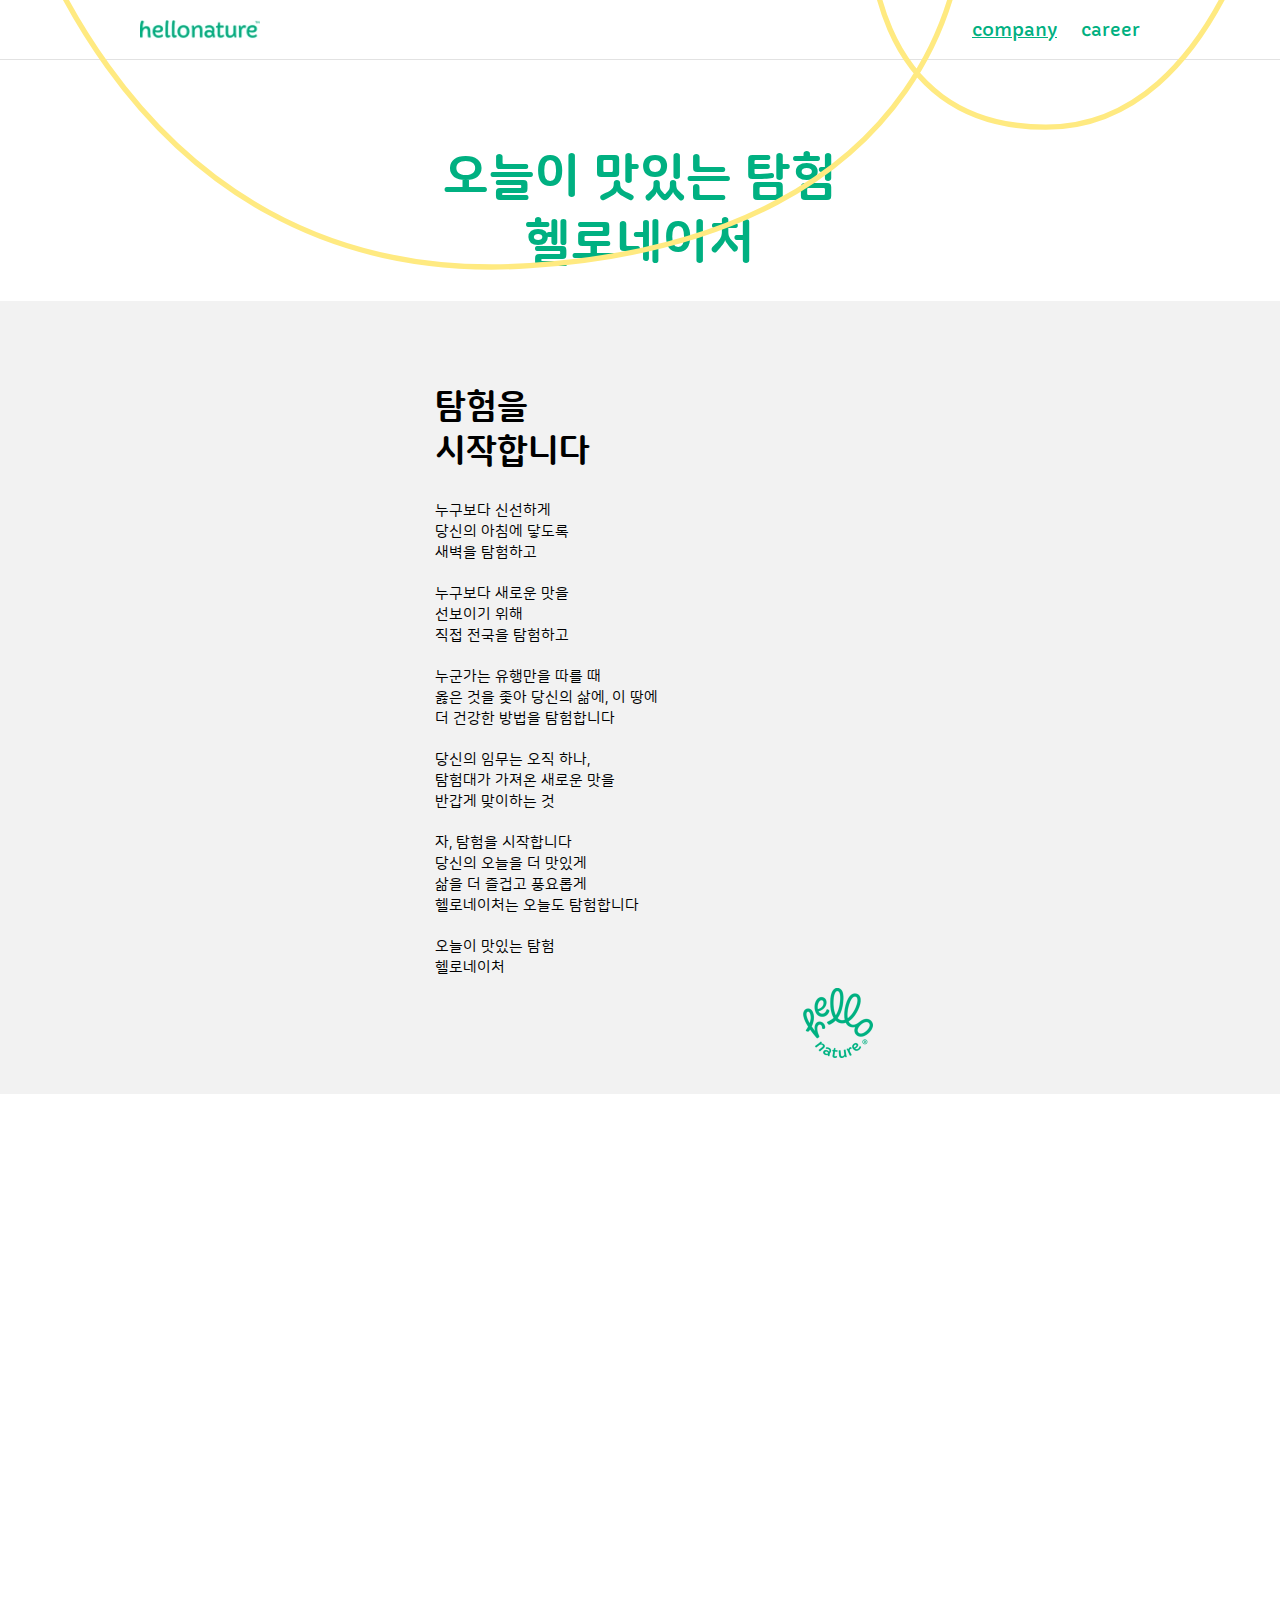
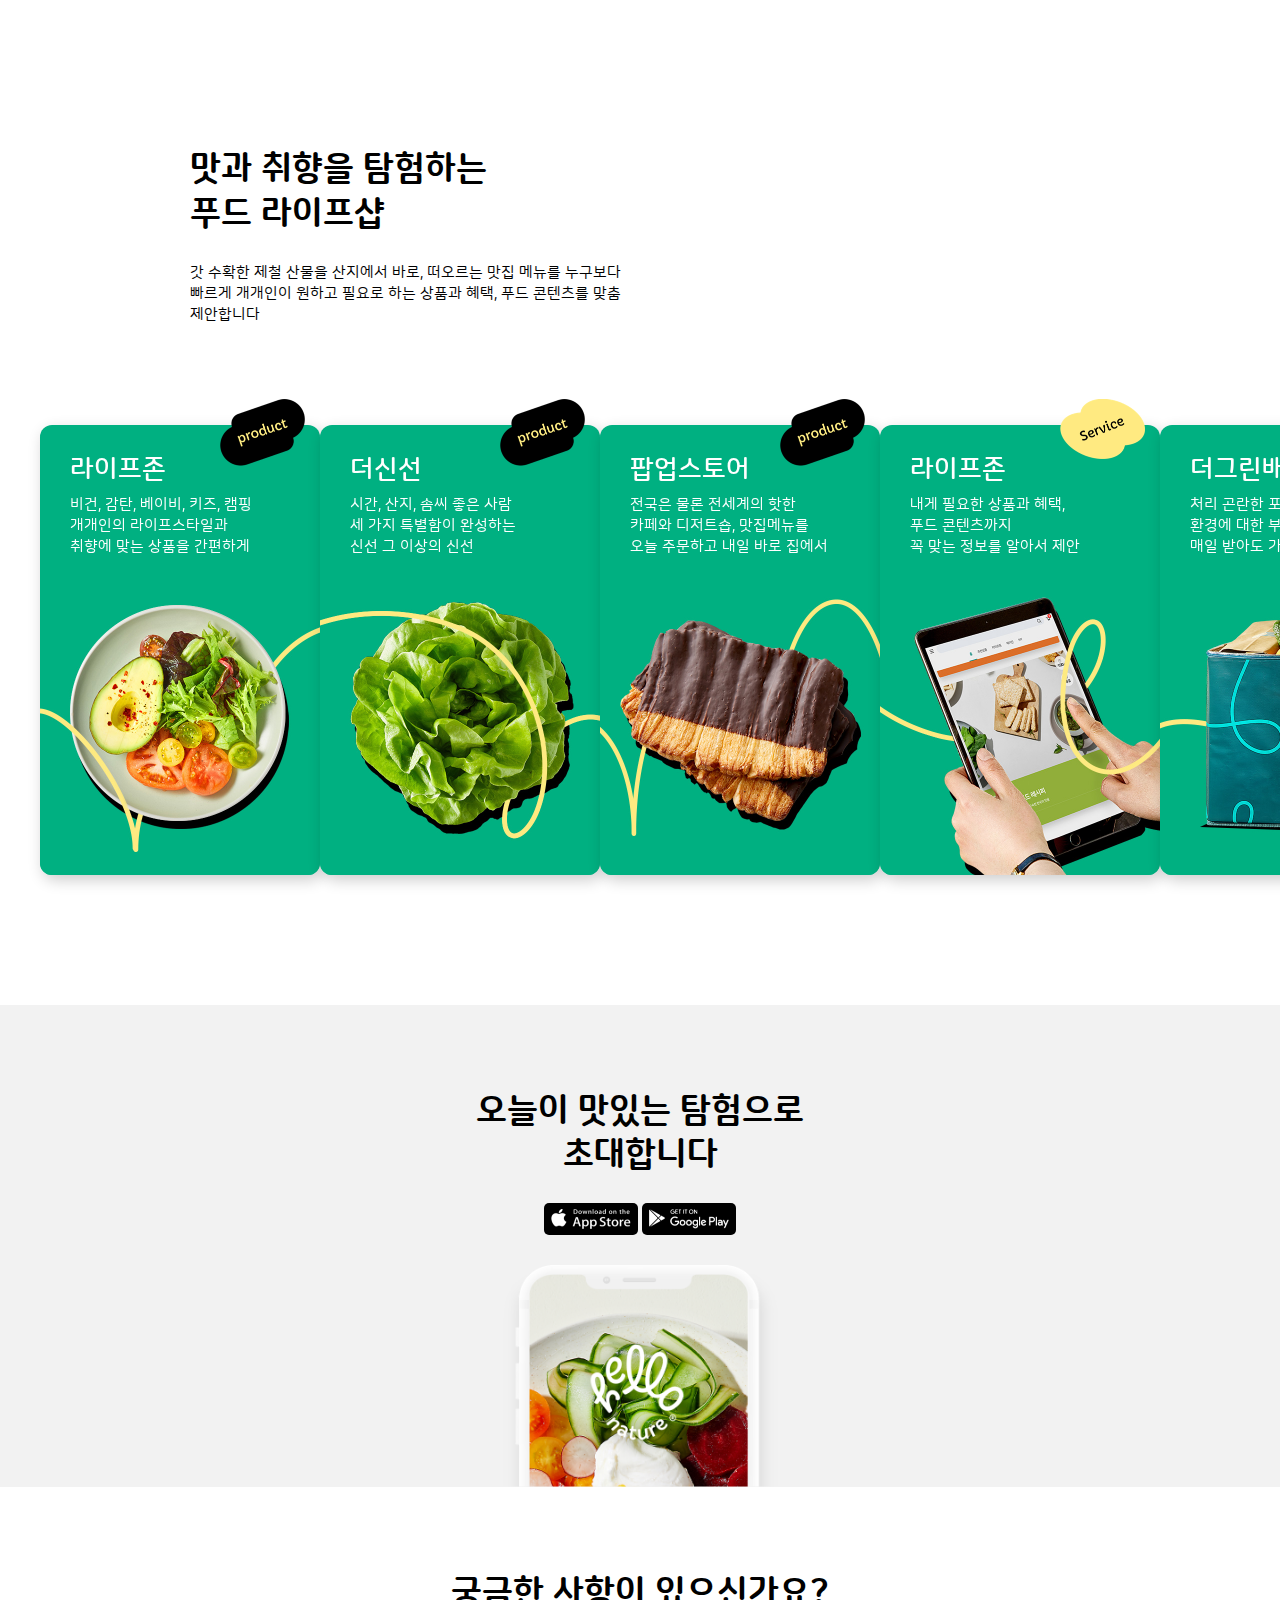
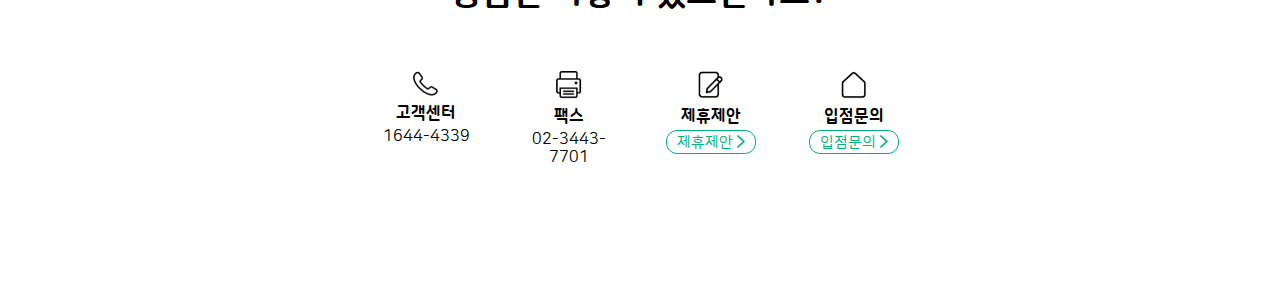
<file: index.html>
<!DOCTYPE html>
<html lang="ko">
<head>
    <meta charset="UTF-8">
    <meta name="viewport" content="width=device-width, initial-scale=1.0">
    <meta http-equiv="X-UA-Compatible" content="ie=edge">
    <link href="https://fonts.googleapis.com/css?family=Capriola|Nanum+Gothic:400,700|Noto+Sans+KR:400,500&display=swap&subset=korean" rel="stylesheet">
    <link rel="stylesheet" href="css/font.css">
    <link rel="stylesheet" href="css/normalize.min.css">
    <link rel="stylesheet" href="css/common.css">
    <link rel="stylesheet" type="text/css" href="css/swiper-bundle.css">
    <script src="http://about.hellonature.net/js/jquery-3.4.1.min.js" type="text/javascript"></script>
    <script type="text/javascript" src="js/jquery.touchSwipe.js"></script>
    <script type="text/javascript" src="js/swiper-bundle.js"></script>
    <script type="text/javascript" src="scroll/assets/js/lib/greensock/TweenMax.min.js"></script>
    <script type="text/javascript" src="scroll/scrollmagic/uncompressed/ScrollMagic.js"></script>
    <script type="text/javascript" src="scroll/scrollmagic/uncompressed/plugins/animation.gsap.js"></script>
    <script type="text/javascript" src="scroll/scrollmagic/uncompressed/plugins/debug.addIndicators.js"></script>
    <title>헬로네이처 | company</title>
    <script>
        $(function () {
            var controller = new ScrollMagic.Controller();
            var revealElements = document.getElementsByClassName("digit");
            for (var i=0; i<revealElements.length; i++) {
                new ScrollMagic.Scene({
                    triggerElement: revealElements[i], 
                    offset: 50,
                    triggerHook: 0.9,
                })
                .setClassToggle(revealElements[i], "visible")
                .addTo(controller);
            }
            function pathPrepare ($el) {
                var lineLength = $el[0].getTotalLength();
                $el.css("stroke-dasharray", lineLength/2);
                $el.css("stroke-dashoffset", lineLength);
            }
            var $hn_line01 = $("path.hn_line01");
            pathPrepare($hn_line01);
            var tween = new TimelineMax()
                .add(TweenMax.to($hn_line01, 4, {strokeDashoffset: 1460, repeat: -1, ease:Linear.easeNone}))
            var scene = new ScrollMagic.Scene({triggerElement: "#trigger1", duration: 10, tweenChanges: true})
                .setTween(tween)
                .addTo(controller);
            function pathPrepare02 ($el) {
                var lineLength = $el[0].getTotalLength();
                $el.css("stroke-dasharray", lineLength/2);
                $el.css("stroke-dashoffset", lineLength);
            }
            var $hn_line02 = $("path.hn_line02");
            pathPrepare02($hn_line02);
            var tween = new TimelineMax()
                .add(TweenMax.to($hn_line02, 4, {strokeDashoffset: 4164, repeat: -1, ease:Linear.easeNone}))
            var scene = new ScrollMagic.Scene({triggerElement: "#trigger1", duration: 10, tweenChanges: true})
                .setTween(tween)
                .addTo(controller);
            function random_image() {
                var imgArray = new Array();
                imgArray[0] = "img/img_hellonature01_01.jpg";
                imgArray[1] = "img/img_hellonature01_02.jpg";
                imgArray[2] = "img/img_hellonature01_03.jpg";
                imgArray[3] = "img/img_hellonature01_04.jpg";
                var ry = Math.floor( Math.random() * (imgArray.length) );
                $("#introImg").html('<img src=' + imgArray[ry]+'>');
            }
            random_image();
            $.fn.alterClass = function (cls, opt) {
                opt = opt || {};
                var conf = $.extend({}, {
                    "min": 1,
                    "max": 5,
                    "step": 1
                }, opt);
                return this.each(function () {
                    var oldClass = $.grep(this.className.split(" "), function (v, i) {
                        return v.indexOf(cls) === 0;
                    }).join(),
                        oldNum = Number(oldClass.split('-')[1]),
                        newClass;
                    oldNum += conf.step;
                    if (conf.step > 0) {
                        newClass = cls + (oldNum <= conf.max ? oldNum : conf.max);
                    } else {
                        newClass = cls + (oldNum >= conf.min ? oldNum : conf.min);
                    }
                    
                    if (! $(this).hasClass(newClass)) {
                        $(this).removeClass(oldClass).addClass(newClass);
                    }
                });
            };
            function textFade() {
                $(".swipeIn h2").hide();
                $(".swipeIn p").hide();
                $(".hellonatureShape-1 h2").delay(1200).fadeIn(600).html("헬로네이처는<br>탐험합니다");
                $(".hellonatureShape-2 h2").delay(1200).fadeIn(600).html("탐구");
                $(".hellonatureShape-3 h2").delay(600).fadeIn(600).html("최상");
                $(".hellonatureShape-4 h2").delay(600).fadeIn(600).html("스토리");
                $(".hellonatureShape-5 h2").delay(600).fadeIn(600).html("옳은");
                $(".hellonatureShape-1 p").delay(600).fadeIn(600).html("");
                $(".hellonatureShape-2 p").delay(1200).fadeIn(600).html("늘 더 새롭고 더 나은 것을<br> 찾기 위해 노력합니다");
                $(".hellonatureShape-3 p").delay(600).fadeIn(600).html("최고 품질의 상품과<br> 더 높은 수준의 서비스를<br> 제공합니다");
                $(".hellonatureShape-4 p").delay(600).fadeIn(600).html("산지, 사람, 문화,<br> 우리만의 스토리를 발굴해<br> 함께 전합니다");
                $(".hellonatureShape-5 p").delay(600).fadeIn(600).html("사회 구성원과 환경에<br> 어떤 해도 끼치지 않는<br> 선택을 합니다");
            }
            shape02 = document.getElementById("shape02");
            shape02_1 = document.getElementById("shape02_1");
            shape03 = document.getElementById("shape03");
            shape04 = document.getElementById("shape04");
            shape05 = document.getElementById("shape05");
            shape01Pre = document.getElementById("shape01Pre");
            shape02Pre = document.getElementById("shape02Pre");
            shape03Pre = document.getElementById("shape03Pre");
            shape04Pre = document.getElementById("shape04Pre");
            shape05Pre = document.getElementById("shape05Pre");
            $(".swipeIn").swipe( { fingers:"all", swipeLeft:swipe1, swipeRight:swipe2, allowPageScroll:"vertical", maxTimeThreshold:5000, threshold:0, excludedElements:".btn_start"} );
            function swipe1(event, direction, distance, duration, fingerCount) {
                if ( $(this).hasClass("hellonatureShape-5") ) {
                    console.log("lastSlide");
                } else {
                    $(this).removeClass("prev").addClass("active");
                    $(this).alterClass('hellonatureShape-', {'step': 1});
                    $(".section_03").removeClass("prev").addClass("active");
                    if ( $(this).hasClass("hellonatureShape-2") ) {
                        setTimeout(function(){ shape02.beginElement(); }, 900);
                    } else if ( $(this).hasClass("hellonatureShape-3") ) {
                        shape03.beginElement();
                    } else if ( $(this).hasClass("hellonatureShape-4") ) {
                        shape04.beginElement();
                    } else if ( $(this).hasClass("hellonatureShape-5") ) {
                        shape05.beginElement();
                    }
                    textFade();
                }
            }
            function swipe2(event, direction, distance, duration, fingerCount) {
                if ( $(this).hasClass("hellonatureShape-1") ) {
                    console.log("firstSlide");
                    shape01Pre.beginElement();
                    $(this).removeClass("prev");
                } else {
                    $(this).removeClass("active").addClass("prev");
                    $(this).alterClass('hellonatureShape-', {'step': -1});
                    if ( $(this).hasClass("hellonatureShape-2") ) {
                        shape02Pre.beginElement();
                    } else if ( $(this).hasClass("hellonatureShape-1") ) {
                        shape01Pre.beginElement();
                        $(".section_03").removeClass("active").addClass("prev");
                        setTimeout(function(){ $(".hellonatureShape-1").removeClass("prev"); }, 1500);
                    } else if ( $(this).hasClass("hellonatureShape-3") ) {
                        shape03Pre.beginElement();
                    } else if ( $(this).hasClass("hellonatureShape-4") ) {
                        shape04Pre.beginElement();
                    } else if ( $(this).hasClass("hellonatureShape-5") ) {
                        shape05Pre.beginElement();
                    }
                    textFade();
                }
            }
            function slidenormalMode() {
                var swiper = new Swiper('.slidenormal', {
                    slidesPerView: 'auto',
                    spaceBetween: 20,
                    centeredSlides: true,
                    loop: true,
                    loopFillGroupWithBlank: true,
                    pagination: {
                        el: '.swiper-pagination'
                    }
                });
            }
            slidenormalMode();
        });
    </script>
</head>
<body>
<div class="wrap_hellonature company">
    <header>
        <div class="responseInner">
            <h1><a href="https://www.hellonature.net/mobile_shop/#/welcome">헬로네이처</a></h1>
            <nav class="f_capriola">
                <a href="index.html" class="on">company</a>
                <a href="career.html" class="off">career</a>
            </nav>
        </div>
    </header>
    <main>
        <div class="section_01">
            <div id="trigger1"></div>
            <div class="frame">
                <svg class="mobOnly" xmlns="http://www.w3.org/2000/svg" width="375" height="188" viewBox="0 0 375 188">
                <path class="hn_line01" d="M379 36.667s-1.609 67.267-48.89 65.775c-47.28-1.493-52.64-56.88-52.478-67.137C277.794 25.048 278.713 3 295.633 3s18.121 28.014 18.283 37.131C314.078 49.25 303.782 185 165.163 185 26.543 185-4 63.417-4 63.417"/>
                </svg>
                <svg class="webOnly" xmlns="http://www.w3.org/2000/svg" width="1208" height="407" viewBox="0 0 1208 407">
                <path class="hn_line02" d="M1203.479 4.58s-45.035 265.48-216.428 265.48S821.325 85 821.325 85s0-63.19 44.82-63.19 41.71 68.72 41.71 68.72-6.325 283.59-407.932 310.29C98.316 427.52 4.521 4.58 4.521 4.58"/>
                </svg>
            </div>
            <h2>오늘이 맛있는 탐험 <br> 헬로네이처</h2>
            <div class="responseInner">
                <div id="introImg"></div>
            </div>
        </div>
        <div class="section_02">
            <div class="responseInner">
                <div class="sectionInner">
                    <h2>탐험을<br> 시작합니다</h2>
                    <p> 누구보다 신선하게<br> 당신의 아침에 닿도록<br> 새벽을 탐험하고</p>
                    <p>누구보다 새로운 맛을 <br> 선보이기 위해<br> 직접 전국을 탐험하고 </p>
                    <p>누군가는 유행만을 따를 때<br> 옳은 것을 좇아 당신의 삶에, 이 땅에<br> 더 건강한 방법을 탐험합니다</p>
                    <p>당신의 임무는 오직 하나,<br> 탐험대가 가져온 새로운 맛을<br> 반갑게 맞이하는 것</p>
                    <p>자, 탐험을 시작합니다<br> 당신의 오늘을 더 맛있게 <br> 삶을 더 즐겁고 풍요롭게<br> 헬로네이처는 오늘도 탐험합니다</p>
                    <p>오늘이 맛있는 탐험<br> 헬로네이처</p>
                </div>
            </div>
        </div>
        <div class="section_03 prev">
            <div id="swipeArea" class="swipeArea">
                <section class="swipeIn hellonatureShape-1">
                    <img class="btn_next" src="img/img_arrow_left.svg" alt="">
                    <h2>헬로네이처는<br> 탐험합니다</h2>
                    <p></p>
                    <svg>
                        <path class="shape01" d="M375,284c0-4.8,0-9,0-13c0-5,0-13,0-18c0,0,0.9-1.1-5.6,0.3c-4.6,1-8.8,3.1-12.3,6.3
                            c-3.3,3-5.8,6.6-7.5,10.7c-2.3,5.4-3.1,11.2-2.4,17c0.5,4.1,1.8,8.1,3.8,11.8c2,3.7,4.8,6.9,8.2,9.4c4.7,3.6,9.9,5.8,15.8,5.6
                            c0-3,0-5,0-9s0-7,0-11C375,289,375.1,289.6,375,284z">
                        </path>
                        <path class="shape01Pre" d="M316.9,137.5c-20.8-0.2-41.9,15.1-51.5,24.6c-3.8-7.8-16-24.6-34.6-24.6c-17.5,0-32.4,6.7-52.5,24.6
                            c-1-1.3-10.3-23.6-35.6-24.6c-55.3-1.3-104.3,98.1-112.6,121.4c-46,130,1.6,169.8,19.6,172.4c23.1,2.2,38.6-4.2,59.8-23.4
                            c2,3.7,15.2,24.6,35,24.5c18.2,0,33.9-8.2,52.1-24.6c6.8,12.1,18,24.6,37.6,24.5c36.7,0,87.8-51.4,115.5-134.8
                            C384,184.7,349.3,137.8,316.9,137.5z">
                        <animate id="shape01Pre" attributeType="XML" attributeName="d" dur="500ms" begin="indefinite" fill="freeze"
                        from="M316.9,137.5c-20.8-0.2-41.9,15.1-51.5,24.6c-3.8-7.8-16-24.6-34.6-24.6c-17.5,0-32.4,6.7-52.5,24.6
                            c-1-1.3-10.3-23.6-35.6-24.6c-55.3-1.3-104.3,98.1-112.6,121.4c-46,130,1.6,169.8,19.6,172.4c23.1,2.2,38.6-4.2,59.8-23.4
                            c2,3.7,15.2,24.6,35,24.5c18.2,0,33.9-8.2,52.1-24.6c6.8,12.1,18,24.6,37.6,24.5c36.7,0,87.8-51.4,115.5-134.8
                            C384,184.7,349.3,137.8,316.9,137.5z"
                        to="M220.8,282.5c0-4.8-1.2-9.5-3.3-13.8c-2.4-5-6.3-9.3-11-12.3c-5.7-3.5-12.6-4.7-19.1-3.2
                            c-4.6,1-8.8,3.1-12.3,6.3c-3.3,3-5.8,6.6-7.5,10.7c-2.3,5.4-3.1,11.2-2.4,17c0.5,4.1,1.8,8.1,3.8,11.8c2,3.7,4.8,6.9,8.2,9.4
                            c4.7,3.6,10.4,5.4,16.3,5.3c5-0.2,9.9-1.7,14-4.6c3.9-2.7,7.1-6.2,9.3-10.4C219.5,293.8,220.9,288.2,220.8,282.5z"
                        />
                        </path>
                        <path class="shape02Pre" d="M339.8,205.6c-4.4-12.9-12.3-36.1-38.2-57.9c-19.9-14.8-51.5-30-100.3-23c-17.4,3.4-41.4,10.5-62,34.7
                            c-26.2-3.5-53,3.1-73,13.5c-33.9,17.6-50.7,48.3-53.1,82.9c-3,58.6,34.7,91.9,54.6,103.5c14,9,47.3,19.2,74.1,17.6
                            c24.9,37.2,53.6,57.8,76.8,64.4c18.4,4.4,40.4,13.8,90.3-8.5c27-12.9,60.6-57.5,52-103.8c-2.7-12.1-3.7-26.6-22.9-55.5
                            C347.3,254.3,348,232.9,339.8,205.6z">
                        <animate id="shape02Pre" attributeType="XML" attributeName="d" dur="500ms" begin="indefinite" fill="freeze"
                        from="M339.8,205.6c-4.4-12.9-12.3-36.1-38.2-57.9c-19.9-14.8-51.5-30-100.3-23c-17.4,3.4-41.4,10.5-62,34.7
                            c-26.2-3.5-53,3.1-73,13.5c-33.9,17.6-50.7,48.3-53.1,82.9c-3,58.6,34.7,91.9,54.6,103.5c14,9,47.3,19.2,74.1,17.6
                            c24.9,37.2,53.6,57.8,76.8,64.4c18.4,4.4,40.4,13.8,90.3-8.5c27-12.9,60.6-57.5,52-103.8c-2.7-12.1-3.7-26.6-22.9-55.5
                            C347.3,254.3,348,232.9,339.8,205.6z"
                        to="M316.9,137.5c-20.8-0.2-41.9,15.1-51.5,24.6c-3.8-7.8-16-24.6-34.6-24.6c-17.5,0-32.4,6.7-52.5,24.6
                            c-1-1.3-10.3-23.6-35.6-24.6c-55.3-1.3-104.3,98.1-112.6,121.4c-46,130,1.6,169.8,19.6,172.4c23.1,2.2,38.6-4.2,59.8-23.4
                            c2,3.7,15.2,24.6,35,24.5c18.2,0,33.9-8.2,52.1-24.6c6.8,12.1,18,24.6,37.6,24.5c36.7,0,87.8-51.4,115.5-134.8
                            C384,184.7,349.3,137.8,316.9,137.5z"
                        />
                        </path>
                        <path class="shape02_1" d="M375,284c0-4.8,0-9,0-13c0-5,0-13,0-18c0,0,0.9-1.1-5.6,0.3c-4.6,1-8.8,3.1-12.3,6.3
                            c-3.3,3-5.8,6.6-7.5,10.7c-2.3,5.4-3.1,11.2-2.4,17c0.5,4.1,1.8,8.1,3.8,11.8c2,3.7,4.8,6.9,8.2,9.4c4.7,3.6,9.9,5.8,15.8,5.6
                            c0-3,0-5,0-9s0-7,0-11C375,289,375.1,289.6,375,284z">
                        </path>
                        <path class="shape02" d="M220.8,282.5c0-4.8-1.2-9.5-3.3-13.8c-2.4-5-6.3-9.3-11-12.3c-5.7-3.5-12.6-4.7-19.1-3.2
                            c-4.6,1-8.8,3.1-12.3,6.3c-3.3,3-5.8,6.6-7.5,10.7c-2.3,5.4-3.1,11.2-2.4,17c0.5,4.1,1.8,8.1,3.8,11.8c2,3.7,4.8,6.9,8.2,9.4
                            c4.7,3.6,10.4,5.4,16.3,5.3c5-0.2,9.9-1.7,14-4.6c3.9-2.7,7.1-6.2,9.3-10.4C219.5,293.8,220.9,288.2,220.8,282.5z">
                        <animate  id="shape02" attributeType="XML" attributeName="d" dur="500ms" begin="indefinite" fill="freeze"
                        from="M220.8,282.5c0-4.8-1.2-9.5-3.3-13.8c-2.4-5-6.3-9.3-11-12.3c-5.7-3.5-12.6-4.7-19.1-3.2
                            c-4.6,1-8.8,3.1-12.3,6.3c-3.3,3-5.8,6.6-7.5,10.7c-2.3,5.4-3.1,11.2-2.4,17c0.5,4.1,1.8,8.1,3.8,11.8c2,3.7,4.8,6.9,8.2,9.4
                            c4.7,3.6,10.4,5.4,16.3,5.3c5-0.2,9.9-1.7,14-4.6c3.9-2.7,7.1-6.2,9.3-10.4C219.5,293.8,220.9,288.2,220.8,282.5z"
                        to="M316.9,137.5c-20.8-0.2-41.9,15.1-51.5,24.6c-3.8-7.8-16-24.6-34.6-24.6c-17.5,0-32.4,6.7-52.5,24.6
                            c-1-1.3-10.3-23.6-35.6-24.6c-55.3-1.3-104.3,98.1-112.6,121.4c-46,130,1.6,169.8,19.6,172.4c23.1,2.2,38.6-4.2,59.8-23.4
                            c2,3.7,15.2,24.6,35,24.5c18.2,0,33.9-8.2,52.1-24.6c6.8,12.1,18,24.6,37.6,24.5c36.7,0,87.8-51.4,115.5-134.8
                            C384,184.7,349.3,137.8,316.9,137.5z"
                        />
                        </path>
                        <path class="shape03Pre" d="M339.8,205.6c-4.4-12.9-12.3-36.1-38.2-57.9c-19.9-14.8-51.5-30-100.3-23c-17.4,3.4-41.4,10.5-62,34.7
                            c-26.2-3.5-53,3.1-73,13.5c-33.9,17.6-50.7,48.3-53.1,82.9c-3,58.6,34.7,91.9,54.6,103.5c14,9,47.3,19.2,74.1,17.6
                            c24.9,37.2,53.6,57.8,76.8,64.4c18.4,4.4,40.4,13.8,90.3-8.5c27-12.9,60.6-57.5,52-103.8c-2.7-12.1-3.7-26.6-22.9-55.5
                            C347.3,254.3,348,232.9,339.8,205.6z">
                        <animate id="shape03Pre" attributeType="XML" attributeName="d" dur="500ms" begin="indefinite" fill="freeze"
                        from="M291.7,144.2c-22.5-20.8-48.7-26.5-77.2-21.6c-46.2,8.7-68.3,40-74.7,48.9c-38.1-6.4-81.3,5.3-106.7,38.1
                            c-22,29.4-20.1,53.4-18.4,68.3c3.2,20.1,8.9,37.1,49.8,61.3c-5.6,13.5-9.1,46.6,4.6,68.8c27.6,41,68.9,43.6,94.2,39.6
                            c30.1-5.4,62.5-21.4,75.1-50.2c16.3,1.7,52.6,1.8,76.9-14.2c11.4-7.9,46.5-36.3,46.1-81.4c-1.3-35.5-18.9-62.4-48.6-71.2
                            C319.7,196.7,316.3,166.3,291.7,144.2z"
                        to="M339.8,205.6c-4.4-12.9-12.3-36.1-38.2-57.9c-19.9-14.8-51.5-30-100.3-23c-17.4,3.4-41.4,10.5-62,34.7
                            c-26.2-3.5-53,3.1-73,13.5c-33.9,17.6-50.7,48.3-53.1,82.9c-3,58.6,34.7,91.9,54.6,103.5c14,9,47.3,19.2,74.1,17.6
                            c24.9,37.2,53.6,57.8,76.8,64.4c18.4,4.4,40.4,13.8,90.3-8.5c27-12.9,60.6-57.5,52-103.8c-2.7-12.1-3.7-26.6-22.9-55.5
                            C347.3,254.3,348,232.9,339.8,205.6z"
                        />
                        </path>
                        <path class="shape03" d="M316.9,137.5c-20.8-0.2-41.9,15.1-51.5,24.6c-3.8-7.8-16-24.6-34.6-24.6c-17.5,0-32.4,6.7-52.5,24.6
                            c-1-1.3-10.3-23.6-35.6-24.6c-55.3-1.3-104.3,98.1-112.6,121.4c-46,130,1.6,169.8,19.6,172.4c23.1,2.2,38.6-4.2,59.8-23.4
                            c2,3.7,15.2,24.6,35,24.5c18.2,0,33.9-8.2,52.1-24.6c6.8,12.1,18,24.6,37.6,24.5c36.7,0,87.8-51.4,115.5-134.8
                            C384,184.7,349.3,137.8,316.9,137.5z">
                        <animate id="shape03" attributeType="XML" attributeName="d" dur="500ms" begin="indefinite" fill="freeze"
                        from="M316.9,137.5c-20.8-0.2-41.9,15.1-51.5,24.6c-3.8-7.8-16-24.6-34.6-24.6c-17.5,0-32.4,6.7-52.5,24.6
                            c-1-1.3-10.3-23.6-35.6-24.6c-55.3-1.3-104.3,98.1-112.6,121.4c-46,130,1.6,169.8,19.6,172.4c23.1,2.2,38.6-4.2,59.8-23.4
                            c2,3.7,15.2,24.6,35,24.5c18.2,0,33.9-8.2,52.1-24.6c6.8,12.1,18,24.6,37.6,24.5c36.7,0,87.8-51.4,115.5-134.8
                            C384,184.7,349.3,137.8,316.9,137.5z"
                        to="M339.8,205.6c-4.4-12.9-12.3-36.1-38.2-57.9c-19.9-14.8-51.5-30-100.3-23c-17.4,3.4-41.4,10.5-62,34.7
                            c-26.2-3.5-53,3.1-73,13.5c-33.9,17.6-50.7,48.3-53.1,82.9c-3,58.6,34.7,91.9,54.6,103.5c14,9,47.3,19.2,74.1,17.6
                            c24.9,37.2,53.6,57.8,76.8,64.4c18.4,4.4,40.4,13.8,90.3-8.5c27-12.9,60.6-57.5,52-103.8c-2.7-12.1-3.7-26.6-22.9-55.5
                            C347.3,254.3,348,232.9,339.8,205.6z"
                        />
                        </path>
                        <path class="shape04Pre" d="M333.6,211.8c-13-24.9-34.9-46.1-59.1-60.2c-25.8-15.1-56.4-23.8-88.9-23.8c-41,0-58.3,10-78.4,19.3
                            c-18.8,11.4-34.5,17.9-55.4,48.1c-23,33.7-29.2,55.5-29.2,89.5c0,36.6,15.9,73.2,31.4,93.4c9.2,10.8,17.6,25.2,51.4,43.4
                            c23.6,11.6,44.3,20.2,81.3,20.2c38.6,0,67-10.1,91.5-24.9c22-14,36.7-28.2,55-58.1c10.6-18.9,20.5-45.9,20.5-73.9
                            C353.6,253.1,342.6,229.3,333.6,211.8z">
                        <animate id="shape04Pre" attributeType="XML" attributeName="d" dur="500ms" begin="indefinite" fill="freeze"
                        from="M333.6,211.8c-13-24.9-34.9-46.1-59.1-60.2c-25.8-15.1-56.4-23.8-88.9-23.8c-41,0-58.3,10-78.4,19.3
                            c-18.8,11.4-34.5,17.9-55.4,48.1c-23,33.7-29.2,55.5-29.2,89.5c0,36.6,15.9,73.2,31.4,93.4c9.2,10.8,17.6,25.2,51.4,43.4
                            c23.6,11.6,44.3,20.2,81.3,20.2c38.6,0,67-10.1,91.5-24.9c22-14,36.7-28.2,55-58.1c10.6-18.9,20.5-45.9,20.5-73.9
                            C353.6,253.1,342.6,229.3,333.6,211.8z"
                        to="M291.7,144.2c-22.5-20.8-48.7-26.5-77.2-21.6c-46.2,8.7-68.3,40-74.7,48.9c-38.1-6.4-81.3,5.3-106.7,38.1
                            c-22,29.4-20.1,53.4-18.4,68.3c3.2,20.1,8.9,37.1,49.8,61.3c-5.6,13.5-9.1,46.6,4.6,68.8c27.6,41,68.9,43.6,94.2,39.6
                            c30.1-5.4,62.5-21.4,75.1-50.2c16.3,1.7,52.6,1.8,76.9-14.2c11.4-7.9,46.5-36.3,46.1-81.4c-1.3-35.5-18.9-62.4-48.6-71.2
                            C319.7,196.7,316.3,166.3,291.7,144.2z"
                        />
                        </path>
                        <path class="shape04" d="M339.8,205.6c-4.4-12.9-12.3-36.1-38.2-57.9c-19.9-14.8-51.5-30-100.3-23c-17.4,3.4-41.4,10.5-62,34.7
                            c-26.2-3.5-53,3.1-73,13.5c-33.9,17.6-50.7,48.3-53.1,82.9c-3,58.6,34.7,91.9,54.6,103.5c14,9,47.3,19.2,74.1,17.6
                            c24.9,37.2,53.6,57.8,76.8,64.4c18.4,4.4,40.4,13.8,90.3-8.5c27-12.9,60.6-57.5,52-103.8c-2.7-12.1-3.7-26.6-22.9-55.5
                            C347.3,254.3,348,232.9,339.8,205.6z">
                        <animate id="shape04" attributeType="XML" attributeName="d" dur="500ms" begin="indefinite" fill="freeze"
                        from="M339.8,205.6c-4.4-12.9-12.3-36.1-38.2-57.9c-19.9-14.8-51.5-30-100.3-23c-17.4,3.4-41.4,10.5-62,34.7
                            c-26.2-3.5-53,3.1-73,13.5c-33.9,17.6-50.7,48.3-53.1,82.9c-3,58.6,34.7,91.9,54.6,103.5c14,9,47.3,19.2,74.1,17.6
                            c24.9,37.2,53.6,57.8,76.8,64.4c18.4,4.4,40.4,13.8,90.3-8.5c27-12.9,60.6-57.5,52-103.8c-2.7-12.1-3.7-26.6-22.9-55.5
                            C347.3,254.3,348,232.9,339.8,205.6z"
                        to="M291.7,144.2c-22.5-20.8-48.7-26.5-77.2-21.6c-46.2,8.7-68.3,40-74.7,48.9c-38.1-6.4-81.3,5.3-106.7,38.1
                            c-22,29.4-20.1,53.4-18.4,68.3c3.2,20.1,8.9,37.1,49.8,61.3c-5.6,13.5-9.1,46.6,4.6,68.8c27.6,41,68.9,43.6,94.2,39.6
                            c30.1-5.4,62.5-21.4,75.1-50.2c16.3,1.7,52.6,1.8,76.9-14.2c11.4-7.9,46.5-36.3,46.1-81.4c-1.3-35.5-18.9-62.4-48.6-71.2
                            C319.7,196.7,316.3,166.3,291.7,144.2z"
                        />
                        </path>
                        <path class="shape05" d="M291.7,144.2c-22.5-20.8-48.7-26.5-77.2-21.6c-46.2,8.7-68.3,40-74.7,48.9c-38.1-6.4-81.3,5.3-106.7,38.1
                            c-22,29.4-20.1,53.4-18.4,68.3c3.2,20.1,8.9,37.1,49.8,61.3c-5.6,13.5-9.1,46.6,4.6,68.8c27.6,41,68.9,43.6,94.2,39.6
                            c30.1-5.4,62.5-21.4,75.1-50.2c16.3,1.7,52.6,1.8,76.9-14.2c11.4-7.9,46.5-36.3,46.1-81.4c-1.3-35.5-18.9-62.4-48.6-71.2
                            C319.7,196.7,316.3,166.3,291.7,144.2z">
                        <animate id="shape05" attributeType="XML" attributeName="d" dur="500ms" begin="indefinite" fill="freeze"
                        from="M291.7,144.2c-22.5-20.8-48.7-26.5-77.2-21.6c-46.2,8.7-68.3,40-74.7,48.9c-38.1-6.4-81.3,5.3-106.7,38.1
                            c-22,29.4-20.1,53.4-18.4,68.3c3.2,20.1,8.9,37.1,49.8,61.3c-5.6,13.5-9.1,46.6,4.6,68.8c27.6,41,68.9,43.6,94.2,39.6
                            c30.1-5.4,62.5-21.4,75.1-50.2c16.3,1.7,52.6,1.8,76.9-14.2c11.4-7.9,46.5-36.3,46.1-81.4c-1.3-35.5-18.9-62.4-48.6-71.2
                            C319.7,196.7,316.3,166.3,291.7,144.2z"
                        to="M333.6,211.8c-13-24.9-34.9-46.1-59.1-60.2c-25.8-15.1-56.4-23.8-88.9-23.8c-41,0-58.3,10-78.4,19.3
                            c-18.8,11.4-34.5,17.9-55.4,48.1c-23,33.7-29.2,55.5-29.2,89.5c0,36.6,15.9,73.2,31.4,93.4c9.2,10.8,17.6,25.2,51.4,43.4
                            c23.6,11.6,44.3,20.2,81.3,20.2c38.6,0,67-10.1,91.5-24.9c22-14,36.7-28.2,55-58.1c10.6-18.9,20.5-45.9,20.5-73.9
                            C353.6,253.1,342.6,229.3,333.6,211.8z"
                        />
                        </path>
                    </svg>
                </section>
            </div>
        </div>
        <div class="section_04">
            <div class="responseInner">
                <div class="sectionInner">
                    <h2>맛과 취향을 탐험하는<br> 푸드 라이프샵</h2>
                    <p>갓 수확한 제철 산물을 산지에서 바로, 떠오르는 맛집 메뉴를 누구보다 빠르게 개개인이 원하고 필요로 하는 상품과 혜택, 푸드 콘텐츠를 맞춤 제안합니다 </p>
                </div>
            </div>
            <div class="slidenormal">
                <div class="swiper-wrapper">
                    <div class="swiper-slide slide01">
                        <div class="slideInner">
                            <div class="section_slideTop">
                                <h5>라이프존</h5>
                                <p>비건, 감탄, 베이비, 키즈, 캠핑 <br> 개개인의 라이프스타일과<br> 취향에 맞는 상품을 간편하게</p>
                            </div>
                            <div class="section_slideBottom">
                                <img src="img/img_hellonature04_01.jpg" alt="">
                            </div>
                        </div>
                    </div>
                    <div class="swiper-slide slide02">
                        <div class="slideInner">
                            <div class="section_slideTop">
                                <h5>더신선</h5>
                                <p>시간, 산지, 솜씨 좋은 사람<br> 세 가지 특별함이 완성하는<br> 신선 그 이상의 신선</p>
                            </div>
                            <div class="section_slideBottom">
                                <img src="img/img_hellonature04_02.jpg" alt="">
                            </div>
                        </div>
                    </div>
                    <div class="swiper-slide slide03">
                        <div class="slideInner">
                            <div class="section_slideTop">
                                <h5>팝업스토어</h5>
                                <p>전국은 물론 전세계의 핫한<br> 카페와 디저트숍, 맛집메뉴를<br> 오늘 주문하고 내일 바로 집에서</p>
                            </div>
                            <div class="section_slideBottom">
                                <img src="img/img_hellonature04_03.jpg" alt="">
                            </div>
                        </div>
                    </div>
                    <div class="swiper-slide slide04">
                        <div class="slideInner">
                            <div class="section_slideTop">
                                <h5>라이프존</h5>
                                <p>내게 필요한 상품과 혜택,<br> 푸드 콘텐츠까지<br> 꼭 맞는 정보를 알아서 제안</p>
                            </div>
                            <div class="section_slideBottom">
                                <img src="img/img_hellonature04_04.jpg" alt="">
                            </div>
                        </div>
                    </div>
                    <div class="swiper-slide slide05">
                        <div class="slideInner">
                            <div class="section_slideTop">
                                <h5>더그린배송</h5>
                                <p>처리 곤란한 포장재도<br> 환경에 대한 부담도 없이<br> 매일 받아도 가뿐한 새벽배송</p>
                            </div>
                            <div class="section_slideBottom">
                                <img src="img/img_hellonature04_05.jpg" alt="">
                            </div>
                        </div>
                    </div>
                    <div class="swiper-slide slide06">
                        <div class="slideInner">
                            <div class="section_slideTop">
                                <h5>ICT<br> 물류시스템</h5>
                                <p>업계 최초 AI피킹, 냉동 워크인,<br> 소터 컨베이어 시스템이<br> 빠르고 정확한 배송 실현</p>
                            </div>
                            <div class="section_slideBottom">
                                <img src="img/img_hellonature04_06.jpg" alt="">
                            </div>
                        </div>
                    </div>
                </div>
                <div class="swiper-pagination"></div>
            </div>
        </div>
        <div class="section_05">
            <div class="responseInner">
                <h2>오늘이 맛있는 탐험으로<br> 초대합니다</h2>
                <div class="sectionInner">
                    <div class="taC">
                        <a href="https://apps.apple.com/kr/app/%ED%97%AC%EB%A1%9C%EB%84%A4%EC%9D%B4%EC%B2%98/id1098023186" target="_blank" title="새창으로 열기 ">App Store</a>
                        <a href="https://play.google.com/store/apps/details?id=net.hellonature" target="_blank" title="새창으로 열기 ">Google Play</a>
                    </div>
                    <img src="img/img_hellonature05_03.png" alt="">
                </div>
            </div>
        </div>
        <div class="section_06">
            <h2>궁금한 사항이 있으신가요?</h2>
            <div class="dFlex taC">
                <dl>
                    <dd><img src="img/img_hellonature06_01.png" alt=""></dd>
                    <dt>고객센터</dt>
                    <dd>1644-4339</dd>
                </dl>
                <dl>
                    <dd><img src="img/img_hellonature06_02.png" alt=""></dd>
                    <dt>팩스</dt>
                    <dd>02-3443-7701</dd>
                </dl>
                <dl>
                    <dd><img src="img/img_hellonature06_03.png" alt=""></dd>
                    <dt>제휴제안</dt>
                    <dd><a class="borderOvalBox11" href="https://docs.google.com/forms/d/e/1FAIpQLScYsGUwWbgURbT-mbge7b89KjHdfaSm0HQAS5sHXtYGkApjfQ/viewform" target="_blank" title="새창으로 열기 - 제휴제안">제휴제안</a></dd>
                </dl>
                <dl>
                    <dd><img src="img/img_hellonature06_04.png" alt=""></dd>
                    <dt>입점문의</dt>
                    <dd><a class="borderOvalBox11" href="https://docs.google.com/forms/d/e/1FAIpQLSfnM7yjOeuzde5ftt6rCbdilxUVUv0vvOGHjGbgoECLlqQvrw/viewform" target="_blank" title="새창으로 열기 - 입점문의">입점문의</a></dd>
                </dl>
            </div>
        </div>
    </main>
</div>
</body>
</html>
</file>
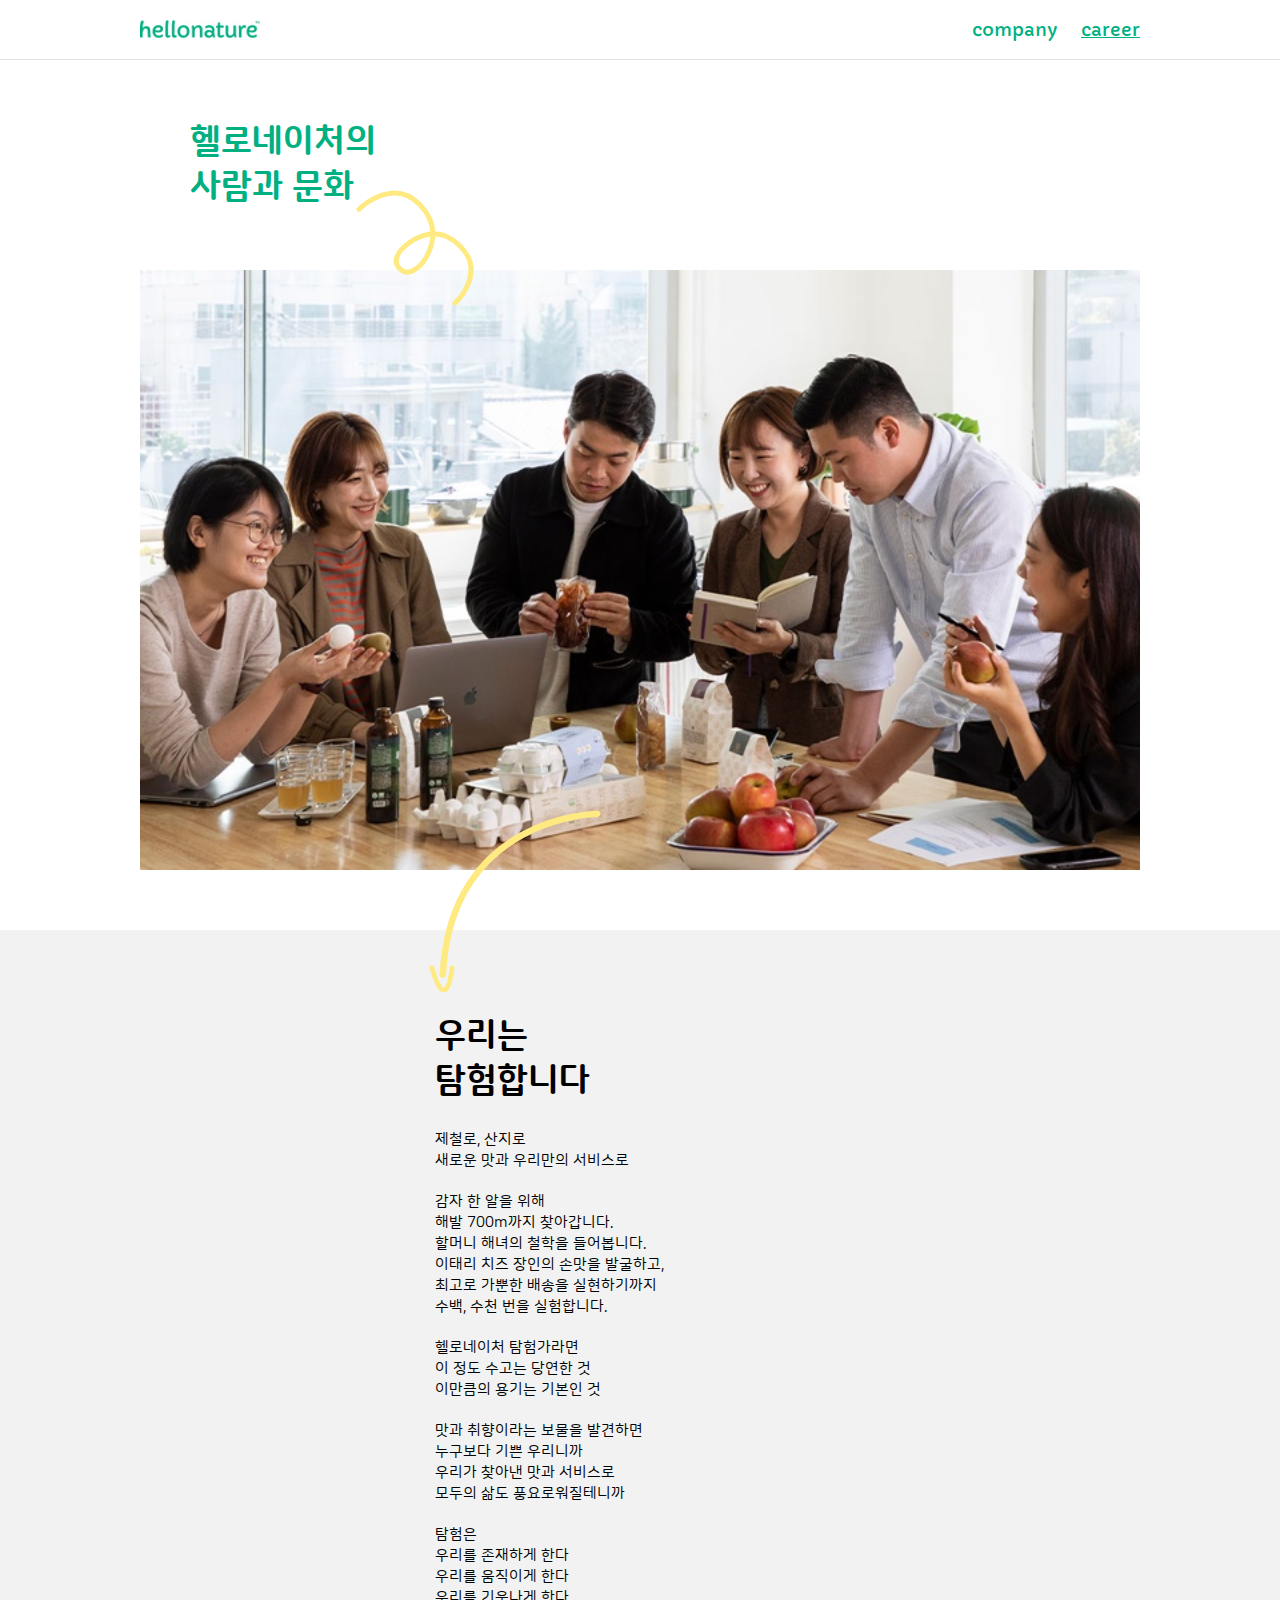
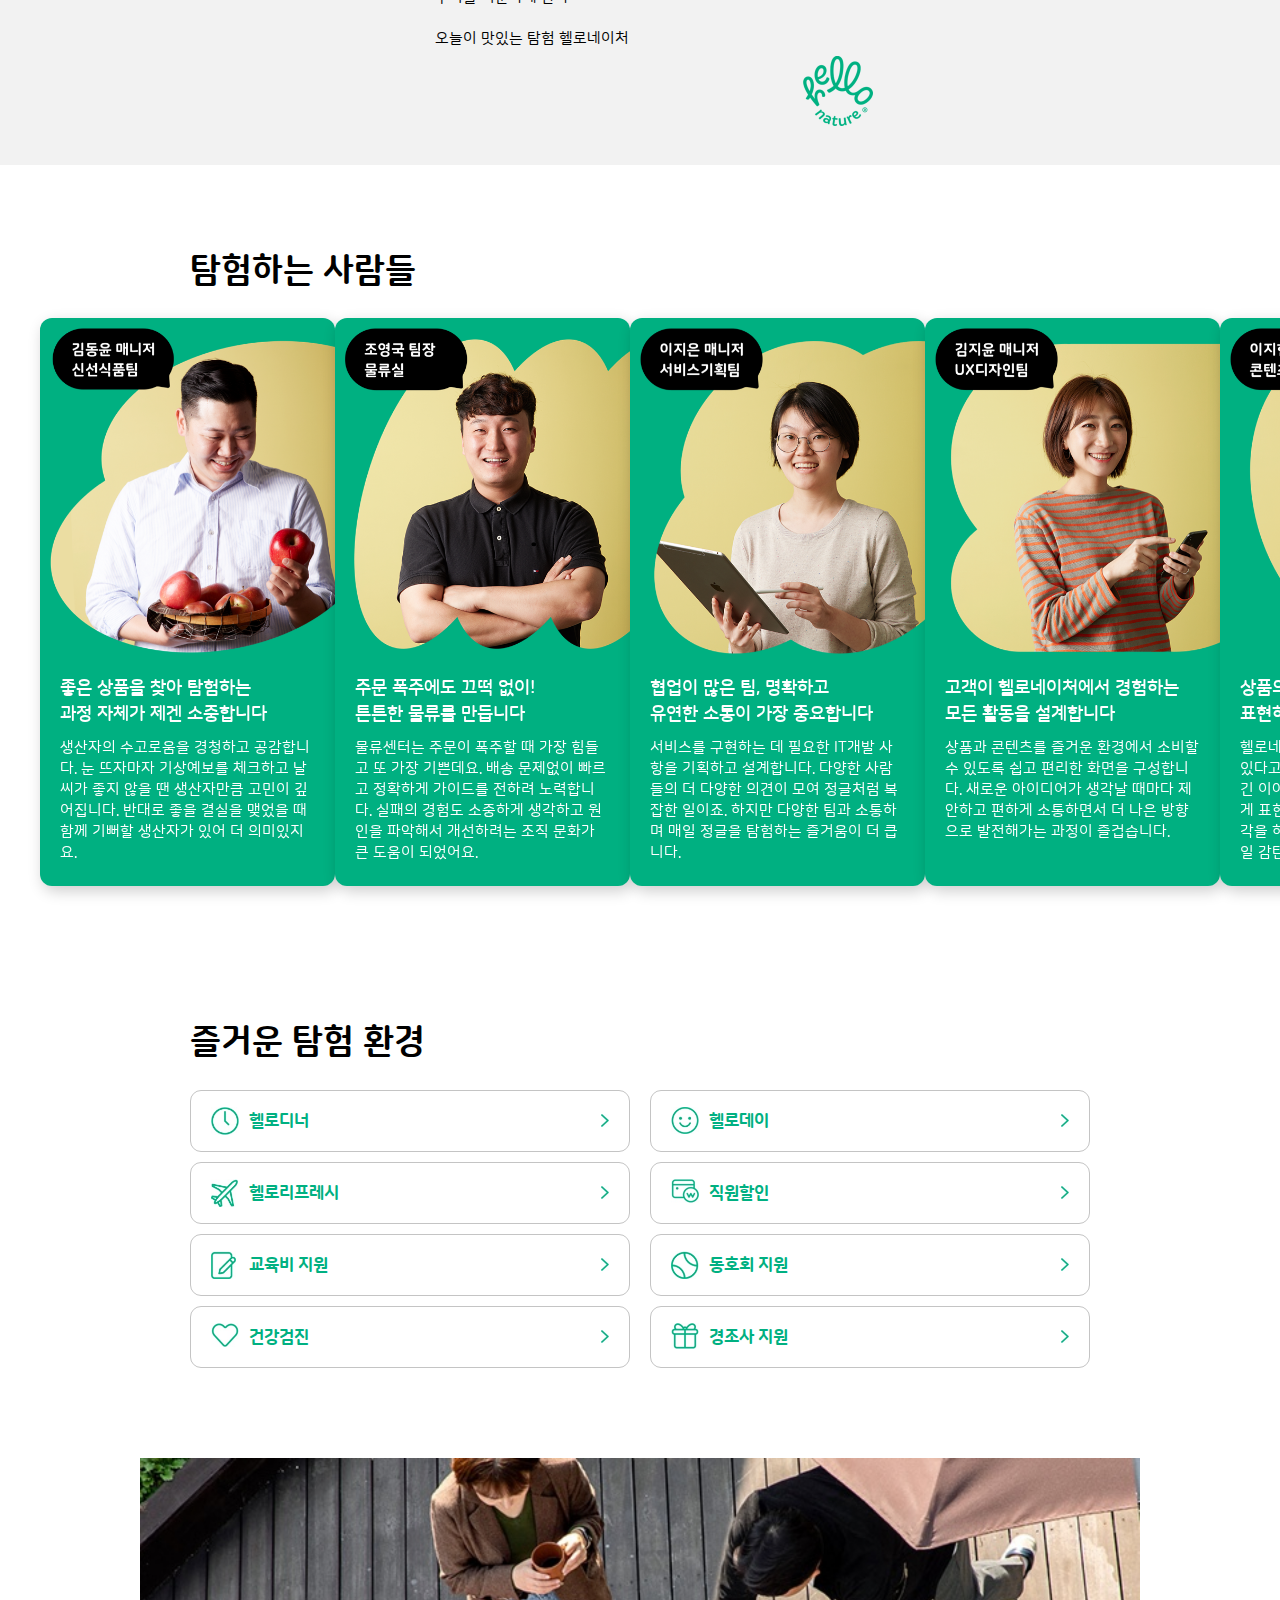
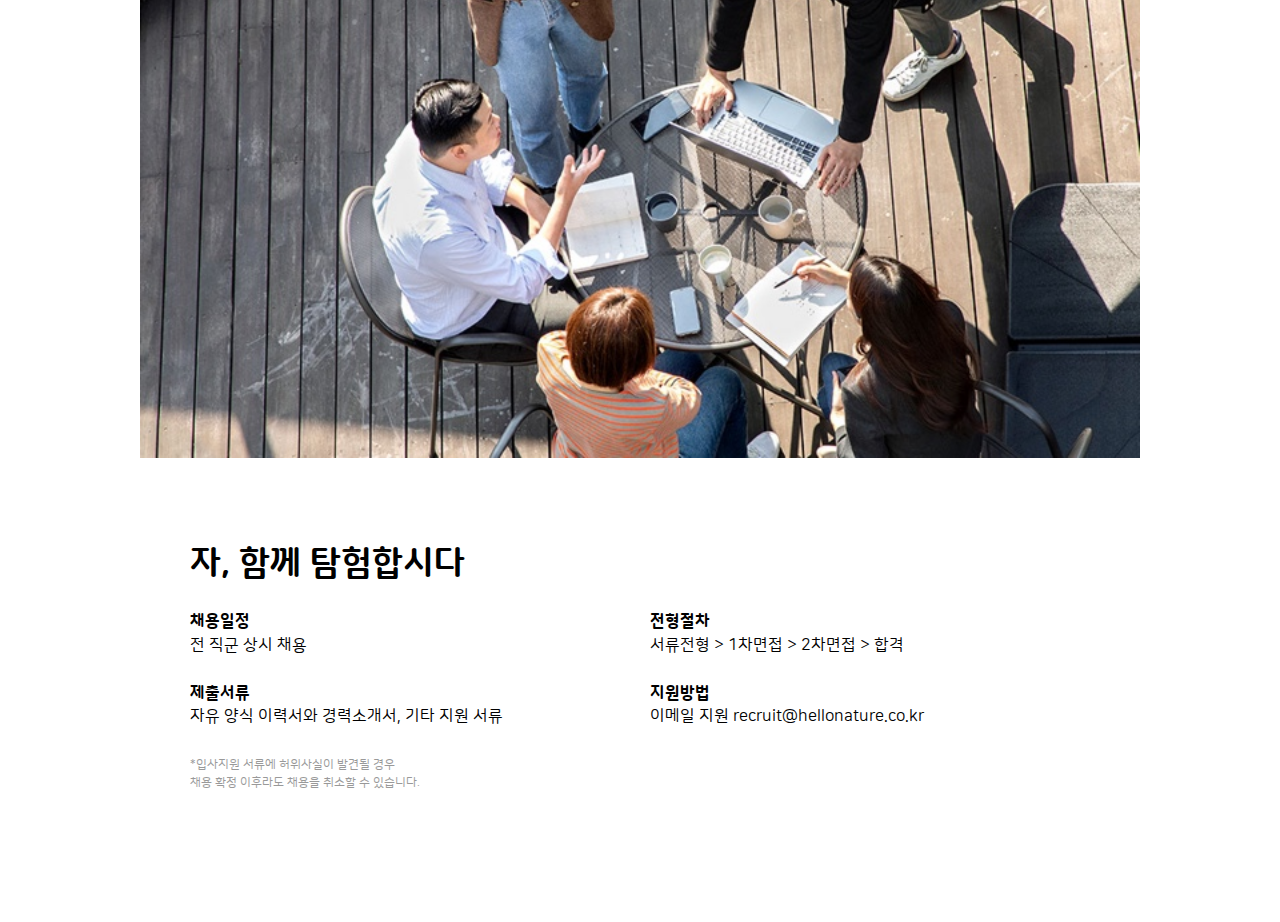
<file: career.html>
<!DOCTYPE html>
<html lang="ko">
<head>
    <meta charset="UTF-8">
    <meta name="viewport" content="width=device-width, initial-scale=1.0">
    <meta http-equiv="X-UA-Compatible" content="ie=edge">
    <link href="https://fonts.googleapis.com/css?family=Capriola|Nanum+Gothic:400,700|Noto+Sans+KR:400,500&display=swap&subset=korean" rel="stylesheet">
    <link rel="stylesheet" href="css/font.css">
    <link rel="stylesheet" href="css/normalize.min.css">
    <link rel="stylesheet" href="css/common.css">
    <link rel="stylesheet" type="text/css" href="css/swiper-bundle.css">
    <script src="http://about.hellonature.net/js/jquery-3.4.1.min.js" type="text/javascript"></script>
    <script type="text/javascript" src="js/jquery.touchSwipe.js"></script>
    <script type="text/javascript" src="js/swiper-bundle.js"></script>
    <script type="text/javascript" src="scroll/assets/js/lib/greensock/TweenMax.min.js"></script>
    <script type="text/javascript" src="scroll/scrollmagic/uncompressed/ScrollMagic.js"></script>
    <script type="text/javascript" src="scroll/scrollmagic/uncompressed/plugins/animation.gsap.js"></script>
    <script type="text/javascript" src="scroll/scrollmagic/uncompressed/plugins/debug.addIndicators.js"></script>
    <title>헬로네이처 | career</title>
    <script>
        $(function() {
            var controller = new ScrollMagic.Controller();
            function pathPrepare ($el) {
                var lineLength = $el[0].getTotalLength();
                $el.css("stroke-dasharray", lineLength);
                $el.css("stroke-dashoffset", lineLength);
            }
            var $line01 = $("path#line01");
            pathPrepare($line01);
            var tween = new TimelineMax()
                .add(TweenMax.to($line01, 0.9, {strokeDashoffset: 0, ease:Linear.easeNone}))
                .add(TweenMax.to("path", 1, {stroke: "#FFEA81", ease:Linear.easeNone}), 0);
            var scene = new ScrollMagic.Scene({triggerElement: "#trigger1", duration: 100, tweenChanges: true})
                            .setTween(tween)
                            .addTo(controller);
            var $line02 = $("path#line02");
            pathPrepare($line02);
            var tween = new TimelineMax()
                .add(TweenMax.to($line02, 0.9, {strokeDashoffset: 0, ease:Linear.easeNone}))
                .add(TweenMax.to("path", 1, {stroke: "#FFEA81", ease:Linear.easeNone}), 0);
            var scene = new ScrollMagic.Scene({triggerElement: "#trigger1", duration: 100, tweenChanges: true})
                            .setTween(tween)
                            .addTo(controller);
            var $line03 = $("path#line03");
            pathPrepare($line03);
            var tween = new TimelineMax()
                .add(TweenMax.to($line03, 0.4, {strokeDashoffset: 0, ease:Linear.easeNone, delay:1}))
                .add(TweenMax.to("path", 0.4, {stroke: "#FFEA81", ease:Linear.easeNone}), 0);
            var scene = new ScrollMagic.Scene({triggerElement: "#trigger1", duration: 100, tweenChanges: true})
                            .setTween(tween)
                            .addTo(controller);
            $(".btnToggleNext").on('click', function(){
                $(".contentsToggle").removeClass("show");
                $(this).parent().parent().css("height","auto").siblings().css("height","62px");
                if ( $(this).hasClass("open") ) {
                    $(".btnToggleNext").removeClass("open");
                } else {
                    $(".btnToggleNext").removeClass("open");
                    $(this).addClass("open").parent().parent().find(".contentsToggle").addClass("show");
                }
            });
            function slidenormalMode() {
                var swiper = new Swiper('.slidenormal', {
                    slidesPerView: 'auto',
                    spaceBetween: 20,
                    centeredSlides: true,
                    loop: true,
                    loopFillGroupWithBlank: true,
                    pagination: {
                        el: '.swiper-pagination'
                    }
                });
            }
            slidenormalMode();
        });
    </script>
</head>
<body>
<div class="wrap_hellonature career">
    <header>
        <div class="responseInner">
            <h1><a href="https://www.hellonature.co.kr">헬로네이처</a></h1>
            <nav class="f_capriola">
                <a href="index.html" class="off">company</a>
                <a href="career.html" class="on">career</a>
            </nav>
        </div>
    </header>
    <main>
        <div class="section_01">
            <div class="responseInner">
                <div id="trigger1"></div>
                <div class="line01">
                    <svg xmlns="http://www.w3.org/2000/svg" width="119" height="117" viewBox="0 0 119 117">
                        <path id="line01" fill="none" fill-rule="evenodd" stroke="#FFEA81" stroke-linecap="round" stroke-width="5" d="M99.792 114s32.819-29.927 5.056-57.59c-27.764-27.664-55.673.29-57.521 2.05-1.848 1.758-11.992 12.271-3.224 21.02 8.768 8.75 19.237-2.005 21.815-4.772 2.578-2.767 25.713-32.083-1.83-60.357C36.542-13.924 3 19.53 3 19.53"/>
                    </svg>
                </div>
                
                <div class="sectionInner">
                    <h2>헬로네이처의 <br> 사람과 문화</h2>
                </div>
                <img src="img/img_career01.jpg" alt="">
            </div>
        </div>
        <div class="section_02">
            <div class="responseInner">
                <div class="sectionInner">
                    <div class="line02">
                        <svg xmlns="http://www.w3.org/2000/svg" width="127" height="132" viewBox="0 0 127 132">
                            <path id="line02" fill="none" fill-rule="evenodd" stroke="#FFEA81" stroke-linecap="round" stroke-width="5" d="M124 3S9 4.492 3 129"/>
                        </svg>
                    </div>
                    <div class="line03">
                        <svg xmlns="http://www.w3.org/2000/svg" width="28" height="30" viewBox="0 0 28 30">
                            <path id="line03" fill="none" fill-rule="evenodd" stroke="#FFEA81" stroke-linecap="round" stroke-width="5" d="M25 3.04c-.558 2.696-1.79 14.483-4.827 20.312-1.376 2.643-2.747 3.534-3.989 3.647-.991.025-1.957-.31-2.713-.94C9.238 22.965 3.648 5.109 3 3"/>
                        </svg>
                    </div>
                    <h2>우리는 <br> 탐험합니다</h2>
                    <p>제철로, 산지로<br> 새로운 맛과 우리만의 서비스로</p>
                    <p>감자 한 알을 위해<br> 해발 700m까지 찾아갑니다.<br> 할머니 해녀의 철학을 들어봅니다.<br> 이태리 치즈 장인의 손맛을 발굴하고,<br> 최고로 가뿐한 배송을 실현하기까지<br> 수백, 수천 번을 실험합니다.</p>
                    <p>헬로네이처 탐험가라면<br> 이 정도 수고는 당연한 것<br> 이만큼의 용기는 기본인 것</p>
                    <p>맛과 취향이라는 보물을 발견하면<br> 누구보다 기쁜 우리니까<br> 우리가 찾아낸 맛과 서비스로<br> 모두의 삶도 풍요로워질테니까</p>
                    <p>탐험은<br> 우리를 존재하게 한다<br> 우리를 움직이게 한다<br> 우리를 기운나게 한다</p>
                    <p>오늘이 맛있는 탐험 헬로네이처</p>
                </div>
            </div>
        </div>
        <div class="section_03">
            <div class="responseInner">
                <div class="sectionInner">
                    <h2>탐험하는 사람들</h2>
                </div>
            </div>
            <div class="slidenormal">
                <div class="swiper-wrapper">
                    <div class="swiper-slide">
                        <div class="slideInner">
                            <div class="section_slideTop">
                                <img src="img/img_career03_01.png" alt="">
                            </div>
                            <div class="section_slideBottom">
                                <h5>좋은 상품을 찾아 탐험하는 <br> 과정 자체가 제겐 소중합니다</h5>
                                <p>생산자의 수고로움을 경청하고 공감합니다. 눈 뜨자마자 기상예보를 체크하고 날씨가 좋지 않을 땐 생산자만큼 고민이 깊어집니다. 반대로 좋을 결실을 맺었을 때 함께 기뻐할 생산자가 있어 더 의미있지요. </p>
                            </div>
                        </div>
                    </div>
                    <div class="swiper-slide">
                        <div class="slideInner">
                            <div class="section_slideTop">
                                <img src="img/img_career03_02.png" alt="">
                            </div>
                            <div class="section_slideBottom">
                                <h5>주문 폭주에도 끄떡 없이!<br> 튼튼한 물류를 만듭니다</h5>
                                <p>물류센터는 주문이 폭주할 때 가장 힘들고 또 가장 기쁜데요. 배송 문제없이 빠르고 정확하게 가이드를 전하려 노력합니다. 실패의 경험도 소중하게 생각하고 원인을 파악해서 개선하려는 조직 문화가 큰 도움이 되었어요. </p>
                            </div>
                        </div>
                    </div>
                    <div class="swiper-slide">
                        <div class="slideInner">
                            <div class="section_slideTop">
                                <img src="img/img_career03_03.png" alt="">
                            </div>
                            <div class="section_slideBottom">
                                <h5>협업이 많은 팀, 명확하고<br> 유연한 소통이 가장 중요합니다</h5>
                                <p>서비스를 구현하는 데 필요한 IT개발 사항을 기획하고 설계합니다. 다양한 사람들의 더 다양한 의견이 모여 정글처럼 복잡한 일이죠. 하지만 다양한 팀과 소통하며 매일 정글을 탐험하는 즐거움이 더 큽니다. </p>
                            </div>
                        </div>
                    </div>
                    <div class="swiper-slide">
                        <div class="slideInner">
                            <div class="section_slideTop">
                                <img src="img/img_career03_04.png" alt="">
                            </div>
                            <div class="section_slideBottom">
                                <h5>고객이 헬로네이처에서 경험하는 <br> 모든 활동을 설계합니다</h5>
                                <p>상품과 콘텐츠를 즐거운 환경에서 소비할 수 있도록 쉽고 편리한 화면을 구성합니다. 새로운 아이디어가 생각날 때마다 제안하고 편하게 소통하면서 더 나은 방향으로 발전해가는 과정이 즐겁습니다. </p>
                            </div>
                        </div>
                    </div>
                    <div class="swiper-slide">
                        <div class="slideInner">
                            <div class="section_slideTop">
                                <img src="img/img_career03_05.png" alt="">
                            </div>
                            <div class="section_slideBottom">
                                <h5>상품의 숨은 의미를 발견해 <br> 표현하는 재미가 있어요</h5>
                                <p>헬로네이처에서 가장 재밌는 일을 하고 있다고 생각해요. 옳은 생각과 상품에 담긴 이야기를 글과 사진, 영상으로 생생하게 표현할 수 있으니까요. '어떻게 저런 생각을 하지?' 동료들의 기발한 생각에 매일 감탄합니다. </p>
                            </div>
                        </div>
                    </div>
                    <div class="swiper-slide">
                        <div class="slideInner">
                            <div class="section_slideTop">
                                <img src="img/img_career03_06.png" alt="">
                            </div>
                            <div class="section_slideBottom">
                                <h5>브랜드 가치와 스토리를 <br> 통일된 이미지로 전합니다</h5>
                                <p>단순히 시각적으로 보여지는 디자인이 아니라 상품 판매 향상이나 서비스 만족, 브랜드 이미지 구축에 도움을 주는 디자인을 고민합니다. 고객은 물론 동료들 간의 직접적인 피드백이 큰 도움이 됩니다. </p>
                            </div>
                        </div>
                    </div>
                    <div class="swiper-slide">
                        <div class="slideInner">
                            <div class="section_slideTop">
                                <img src="img/img_career03_07.png" alt="">
                            </div>
                            <div class="section_slideBottom">
                                <h5>고객과 구성원, 헬로네이처에 대한 <br> 다양한 생각을 듣습니다</h5>
                                <p>여러 채널을 통해 상품, 서비스, 혜택을 알리고 우리가 하고 싶은 메시지를 효과적으로 전달할 수 있는 방법을 탐구합니다. 최전방에서 고객과 소통하고 다른 부서와 자주 협업하다 보니 다양한 사람의 다양한 생각을 들을 수 있어요. </p>
                            </div>
                        </div>
                    </div>
                    <div class="swiper-slide">
                        <div class="slideInner">
                            <div class="section_slideTop">
                                <img src="img/img_career03_08.png" alt="">
                            </div>
                            <div class="section_slideBottom">
                                <h5>기대해주세요!<br> 헬로네이처만의 즐거운 서비스</h5>
                                <p>구성원의 탐험에 날개를, 고객의 탐험에 즐거움을! 헬로네이처만의 새로운 사업 모델을 기획하고 그것을 펼쳐나갈 전략을 수립합니다.  넓은 시야로 경영 환경을 탐구하고 날카로운 시각으로 성과를 분석하는 자세는 필수죠. </p>
                            </div>
                        </div>
                    </div>
                </div>
                <div class="swiper-pagination"></div>
            </div>
        </div>
        <div class="section_04">
            <div class="responseInner">
                <div class="sectionInner">
                    <h2>즐거운 탐험 환경</h2>
                    <div class="dFlex">
                        <dl class="section_04_01">
                            <dt><button class="btnToggleNext">헬로디너</button></dt>
                            <dd class="contentsToggle">한 달에 한 번, 누구의 허락이나 <br> 어떤 조건도 없이<br> 오후 4시 퇴근합니다.</dd>
                        </dl>
                        <dl class="section_04_02">
                            <dt><button class="btnToggleNext">헬로데이</button></dt>
                            <dd class="contentsToggle">팀원 모두가 자유롭게 정한 날,<br> 자유로운 방식으로<br> 리프레시를 지원합니다.</dd>
                        </dl>
                        <dl class="section_04_03">
                            <dt><button class="btnToggleNext">헬로리프레시</button></dt>
                            <dd class="contentsToggle">매 3년 근속 시마다<br> 최대 한 달의 리프레시 휴가와<br> 휴가비를 지원합니다.</dd>
                        </dl>
                        <dl class="section_04_04">
                            <dt><button class="btnToggleNext">직원할인</button></dt>
                            <dd class="contentsToggle">헬로네이처 사이트 내 상품에 대해<br> 직원 할인 혜택을 제공합니다. </dd>
                        </dl>
                        <dl class="section_04_05">
                            <dt><button class="btnToggleNext">교육비 지원</button></dt>
                            <dd class="contentsToggle">탐험력 향상에 필요한<br> 교육이나 도서는 누구나 언제든지<br> 신청가능합니다.</dd>
                        </dl>
                        <dl class="section_04_06">
                            <dt><button class="btnToggleNext">동호회 지원</button></dt>
                            <dd class="contentsToggle">다양한 동호회 활동을 지원합니다.<br> 새로운 동호회 개설도 환영합니다.</dd>
                        </dl>
                        <dl class="section_04_07">
                            <dt><button class="btnToggleNext">건강검진</button></dt>
                            <dd class="contentsToggle">탐험하려면 체력이 기본!<br> 연 1회 건강검진을 통해<br> 건강관리를 지원합니다.</dd>
                        </dl>
                        <dl class="section_04_08">
                            <dt><button class="btnToggleNext">경조사 지원</button></dt>
                            <dd class="contentsToggle">경조금과 휴가, 화환, 선물 등으로<br> 기쁜일과 슬픈일을 함께 나눕니다.</dd>
                        </dl>
                    </div>
                </div>
            </div>
        </div>
        <div class="section_05">
            <div class="responseInner">
                <img src="img/img_career05.jpg" alt="">
            </div>
        </div>
        <div class="section_06">
            <div class="responseInner">
                <div class="sectionInner">
                    <h2>자, 함께 탐험합시다</h2>
                    <div class="dFlex">
                        <dl>
                            <dt>채용일정</dt>
                            <dd>전 직군 상시 채용</dd>
                        </dl>
                        <dl>
                            <dt>전형절차</dt>
                            <dd>서류전형 > 1차면접 > 2차면접 > 합격</dd>
                        </dl>
                        <dl>
                            <dt>제출서류</dt>
                            <dd>자유 양식 이력서와 경력소개서, 기타 지원 서류</dd>
                        </dl>
                        <dl>
                            <dt>지원방법</dt>
                            <dd>이메일 지원 recruit@hellonature.co.kr</dd>
                        </dl>
                        <dl>
                            <dt>주의사항</dt>
                            <dd>*입사지원 서류에 허위사실이 발견될 경우 <br> 채용 확정 이후라도 채용을 취소할 수 있습니다.</dd>
                        </dl>
                    </div>
                </div>
            </div>
        </div>
    </main>
</div>
</body>
</html>
</file>
<file: css/font.css>
@charset "utf-8";
@import "https://fonts.googleapis.com/css2?family=Roboto&display=swap";

/***** NotoSansKR *****/
@font-face {
    font-family: 'NotoSansKR';
    font-style: normal;
    font-weight: 100;
    src: local('NotoSansKR-Thin'),
        url('../font/NotoSansKR/NotoSansKR-Thin.woff2') format('woff2'),
        url('../font/NotoSansKR/NotoSansKR-Thin.woff') format('woff'),
        url('../font/NotoSansKR/NotoSansKR-Thin.otf') format('opentype');
}
@font-face {
    font-family: 'NotoSansKR';
    font-style: normal;
    font-weight: 300;
    src: local('NotoSansKR-Light'),
        url('../font/NotoSansKR/NotoSansKR-Light.woff2') format('woff2'),
        url('../font/NotoSansKR/NotoSansKR-Light.woff') format('woff'),
        url('../font/NotoSansKR/NotoSansKR-Light.otf') format('opentype');
}
@font-face {
    font-family: 'NotoSansKR';
    font-style: normal;
    font-weight: 400;
    src: local('NotoSansKR-Regular'),
        url('../font/NotoSansKR/NotoSansKR-Regular.woff2') format('woff2'),
        url('../font/NotoSansKR/NotoSansKR-Regular.woff') format('woff'),
        url('../font/NotoSansKR/NotoSansKR-Regular.otf') format('opentype');
}
@font-face {
    font-family: 'NotoSansKR';
    font-style: normal;
    font-weight: 500;
    src: local('NotoSansKR-Medium'),
        url('../font/NotoSansKR/NotoSansKR-Medium.woff2') format('woff2'),
        url('../font/NotoSansKR/NotoSansKR-Medium.woff') format('woff'),
        url('../font/NotoSansKR/NotoSansKR-Medium.otf') format('opentype');
}
@font-face {
    font-family: 'NotoSansKR';
    font-style: normal;
    font-weight: 700;
    src: local('NotoSansKR-Bold'),
        url('../font/NotoSansKR/NotoSansKR-Bold.woff2') format('woff2'),
        url('../font/NotoSansKR/NotoSansKR-Bold.woff') format('woff'),
        url('../font/NotoSansKR/NotoSansKR-Bold.otf') format('opentype');
}
@font-face {
    font-family: 'NotoSansKR';
    font-style: normal;
    font-weight: 900;
    src: local('NotoSansKR-Black'),
        url('../font/NotoSansKR/NotoSansKR-Black.woff2') format('woff2'),
        url('../font/NotoSansKR/NotoSansKR-Black.woff') format('woff'),
        url('../font/NotoSansKR/NotoSansKR-Black.otf') format('opentype');
}

/***** NanumSquareRound *****/
@font-face {
    font-family: 'NanumSquareRound';
    font-style: normal;
    font-weight: 300;
    src: local('NanumSquareRoundL'),
        url('../font/NanumSquareRound/NanumSquareRoundL.eot'),
        url('../font/NanumSquareRound/NanumSquareRoundL.eot?#iefix') format('embedded-opentype'),
        url('../font/NanumSquareRound/NanumSquareRoundL.woff2') format('woff2'),
        url('../font/NanumSquareRound/NanumSquareRoundL.woff') format('woff'),
        url('../font/NanumSquareRound/NanumSquareRoundL.ttf') format('truetype');
}
@font-face {
    font-family: 'NanumSquareRound';
    font-style: normal;
    font-weight: 400;
    src: local('NanumSquareRoundR'),
        url('../font/NanumSquareRound/NanumSquareRoundR.eot'),
        url('../font/NanumSquareRound/NanumSquareRoundR.eot?#iefix') format('embedded-opentype'),
        url('../font/NanumSquareRound/NanumSquareRoundR.woff2') format('woff2'),    
        url('../font/NanumSquareRound/NanumSquareRoundR.woff') format('woff'),
        url('../font/NanumSquareRound/NanumSquareRoundR.ttf') format('truetype');
}
@font-face {
    font-family: 'NanumSquareRound';
    font-style: normal;
    font-weight: 700;
    src: local('NanumSquareRoundB'),
        url('../font/NanumSquareRound/NanumSquareRoundB.eot'),
        url('../font/NanumSquareRound/NanumSquareRoundB.eot?#iefix') format('embedded-opentype'),
        url('../font/NanumSquareRound/NanumSquareRoundB.woff2') format('woff2'),
        url('../font/NanumSquareRound/NanumSquareRoundB.woff') format('woff'),
        url('../font/NanumSquareRound/NanumSquareRoundB.ttf') format('truetype');
}
@font-face {
    font-family: 'NanumSquareRound';
    font-style: normal;
    font-weight: 800;
    src: local('NanumSquareRoundEB'),
        url('../font/NanumSquareRound/NanumSquareRoundEB.eot'),
        url('../font/NanumSquareRound/NanumSquareRoundEB.eot?#iefix') format('embedded-opentype'),
        url('../font/NanumSquareRound/NanumSquareRoundEB.woff2') format('woff2'),
        url('../font/NanumSquareRound/NanumSquareRoundEB.woff') format('woff'),
        url('../font/NanumSquareRound/NanumSquareRoundEB.ttf') format('truetype');
}

/***** Capriola *****/
@font-face {
    font-family: 'Capriola';
    font-style: normal;
    font-weight: 400;
    src: url('../font/capriola/capriola-regular.eot');
    src: local('Capriola Regular'), local('Capriola-Regular'),
        url('../font/capriola/capriola-regular.eot?#iefix') format('embedded-opentype'),
        url('../font/capriola/capriola-regular.woff2') format('woff2'),
        url('../font/capriola/capriola-regular.woff') format('woff'),
        url('../font/capriola/capriola-regular.ttf') format('truetype'),
        url('../font/capriola/capriola-regular.svg#Capriola') format('svg');
}

/***** NanumMyeongjo *****/
@font-face{
    font-family: 'NanumMyeongjo';
    font-style: normal;
    font-weight: 400;
    src: url('../font/NanumMyeongjo/NanumMyeongjo-Regular.eot');
    src: url('../font/NanumMyeongjo/NanumMyeongjo-Regular.eot?#iefix') format('embedded-opentype'),
        url('../font/NanumMyeongjo/NanumMyeongjo-Regular.woff') format('woff'),
        url('../font/NanumMyeongjo/NanumMyeongjo-Regular.ttf') format('truetype')
}
@font-face{
    font-family: 'NanumMyeongjo';
    font-style: normal;
    font-weight: 700;
    src: url('../font/NanumMyeongjo/NanumMyeongjo-Bold.eot');
    src: url('../font/NanumMyeongjo/NanumMyeongjo-Bold.eot?#iefix') format('embedded-opentype'),
        url('../font/NanumMyeongjo/NanumMyeongjo-Bold.woff') format('woff'),
        url('../font/NanumMyeongjo/NanumMyeongjo-Bold.ttf') format('truetype')
}
@font-face{
    font-family: 'NanumMyeongjo';
    font-style: normal;
    font-weight: 800;
    src: url('../font/NanumMyeongjo/NanumMyeongjo-ExtraBold.eot');
    src: url('../font/NanumMyeongjo/NanumMyeongjo-ExtraBold.eot?#iefix') format('embedded-opentype'),
        url('../font/NanumMyeongjo/NanumMyeongjo-ExtraBold.woff') format('woff'),
        url('../font/NanumMyeongjo/NanumMyeongjo-ExtraBold.ttf') format('truetype')
}
.f_notoBd {font-family: 'Noto Sans KR', sans-serif; font-weight: 700;}
.f_notoMe {font-family: 'Noto Sans KR', sans-serif; font-weight: 500;}
.f_notoRg {font-family: 'Noto Sans KR', sans-serif; font-weight: 400;}
.f_capriola {font-family: 'Capriola', sans-serif;}
.f_ngLt {font-family: 'Nanum Gothic', sans-serif; font-weight: 400;}
.f_ngBd {font-family: 'Nanum Gothic', sans-serif; font-weight: 700;}
.f_bgEb {font-family: NanumSquareRoundOTFEB;}
</file>
<file: css/common.css>
html {font-family: 'NanumSquareRound', 'Nanum Gothic', sans-serif; font-weight: 400;}
button {cursor: pointer; background:none; border: 0px none;}
a {text-decoration: none; color: initial;}
h1, h2, h3, dl, dt, dd, p, ul, figure, div, button {margin: 0; padding: 0;}
div, section, article, figcaption, figure, header {box-sizing: border-box;}
li {list-style: none;}
.taC {text-align: center;}
.ta_l {text-align: left;}
.show {display: block !important;}
.hide {display: none !important;}
.dFlex {display: flex;}
.poR {position: relative;}
.webOnly {display: none;}
.responseInner {max-width: 1000px; margin: 0 auto;}
a.on, button.on {text-decoration: underline;}
.f_dec {color: #999;}
.borderOvalBox11 {border: 1px solid #00b081; border-radius: 11px; display: inline-block; padding: 0px 10px; color: #00b081; font-size: 15px; height: 22px; line-height: 23px;}
a.borderOvalBox11::after {content: ""; background-image: url(../img/img_arrow_right.jpg); width: 8px; height: 13px; display: inline-block; background-size: cover; vertical-align: middle; margin: -3px 0 0 4px;}
.contentsToggle {display: none;}
.show {display: block !important;}
.btnToggleNext {position: relative;}
.btnToggleNext.open::after {transform: rotate(90deg);}
.wrap_hellonature {width: 100%; overflow: hidden;}
.wrap_hellonature img {width: 100%; vertical-align: middle;}
.wrap_hellonature p {margin-bottom: 20px; font-size: 15px; line-height: 1.4; color: #000;}
.wrap_hellonature .sectionInner {padding: 0 23px;}
header {padding: 20px 25px; border-bottom: 1px solid #e2e2e2;}
header .responseInner {display: flex; justify-content: space-between; align-items: center;}
header nav {line-height: 14px;}
header nav a {color: #00b081; font-size: 14px; margin-left: 12px;}
header h1 a { background-image: url(../img/logo.jpg); background-repeat: no-repeat; background-size: contain; height: 14px; width: 90px; display: block;}
h1 {font-size: 0; width: 90px; height: 14px;}
h2 {font-size: 34px; line-height: 1.32; padding: 84px 0 25px 0; font-weight: 800;}
.company .section_01 {position: relative;}
.company .section_01 h2 {color: #00b081; text-align: center;}
.company .section_01 #introImg {max-width: 375px; margin: 0 auto;}
.company .section_01 .frame {position: absolute; bottom: 12%; left: 0%; width: 100%; overflow: hidden; z-index: 100;}
.company .section_01 .frame svg {width: 100%; height: auto; stroke-linecap: round; stroke-width: 5; stroke: #FFEA81; fill: none; vertical-align: bottom;}
.company .section_01 #trigger1 {position: absolute; top: 0;}
.company .section_01 .frame svg path {width: 100%; -webkit-animation: dash 3s linear infinite; animation: dash 3s linear infinite; }
.section_02 {background-color: #f2f2f2;}
.section_02 .responseInner {max-width: 510px; padding-bottom: 96px; background-image: url(../img/img_hellonature02.png); background-repeat: no-repeat; background-size: 70px; background-position: 95% 95%;}
.section_02 p {margin-bottom: 20px; font-size: 15px; line-height: 1.4; color: #000;}
.company .section_03 {position: relative; width: 100%; height: 569px;}
.company .section_03 h2 {color: #fff; padding: 0; position: absolute; top: 42%; left: 23px;}
.company .section_03 .hellonatureShape-2 h2, .company .section_03 .hellonatureShape-2 p {left: 45px;}
.company .section_03 .hellonatureShape-3 h2, .company .section_03 .hellonatureShape-3 p {left: 40px;}
.company .section_03 .hellonatureShape-4 h2, .company .section_03 .hellonatureShape-4 p {left: 120px;}
.company .section_03 .hellonatureShape-5 h2, .company .section_03 .hellonatureShape-5 p {left: 80px;}
.company .section_03 .swipeArea {position: absolute; right: 0; top: 0; width: 100%; height: 100%; overflow: hidden;}
.company .section_03 .swipeIn, svg {width: 100%; height: 100%;}
.hellonatureShape-3, .hellonatureShape-4, .hellonatureShape-5, .hellonatureShape-6, .hellonatureShape-7 {background-color: #fff;}
.company .section_03 h2 {z-index: 1;}
.company .section_03 .hellonatureShape-2 h2, .company .section_03 .hellonatureShape-2 p, .company .section_03 .hellonatureShape-4 h2, .company .section_03 .hellonatureShape-4 p {color: #000;}
.company .section_03 p {color: #fff; font-size: 20px; margin: 0; position: absolute; top: 52%; left: 23px;}
.company .section_03 .swipeArea {max-width: 375px; margin: 0 auto; position: relative;}
.company .section_03.prev {animation-name: section_03bgc02Pre; animation-duration: 1s; animation-delay: 1s; animation-direction: alternate; animation-fill-mode: forwards;}
@keyframes section_03bgc02Pre {
    0% {background-color: #fff;}
    100% {background-color: #00b081;}
}
.company .section_03 .btn_next {display: none;}
.company .section_03 .hellonatureShape-1 .btn_next {width: 13px; position: absolute; top:258px; right: 16px; display: block; animation-name: btn_nextFade; animation-duration: 1s; animation-delay: 1s; animation-direction: alternate; animation-fill-mode: forwards; opacity: 0;}
@keyframes btn_nextFade {
    0% {opacity: 0;}
    100% {opacity: 1;}
}
.section_03 path {display: none;}
.hellonatureShape-1.prev path.shape02_1 {animation-duration: 0.5s; animation-name: changeShape2_1Pre; animation-iteration-count: 1; animation-direction: alternate; animation-fill-mode: forwards; animation-delay: 1s; fill: #fff; transform: translate(-1600%, -800%) scale(17); opacity: 0;}
@keyframes changeShape2_1Pre {
    0% {
        transform: translate(-1600%, -800%) scale(17);
        fill: #fff;
        opacity: 0;
    }
    100% {
        transform: translate(-100%, -52%) scale(2);
        fill: #fff;
        opacity: 1;
    }
}
.hellonatureShape-1 path.shape01 {fill: #fff; animation-duration: 2s; animation-name: changesize; animation-iteration-count: infinite; animation-direction: alternate; display: block;}
@keyframes changesize {
    from {
        transform: translate(-100%, -52%) scale(2);
    }
    to {
        transform: translate(-120%, -62%) scale(2.2);
    }
}
.hellonatureShape-1.prev path.shape01Pre {display: block;}
.hellonatureShape-1.prev path.shape02_1 {display: block;}
.hellonatureShape-2 path.shape01 {display: none;}
.hellonatureShape-2.prev path.shape02Pre {display: block;}
.hellonatureShape-2.active path.shape02 {display: block;}
.hellonatureShape-2.active path.shape02_1 {display: block;}
.hellonatureShape-3.prev path.shape03Pre {display: block;}
.hellonatureShape-3.active path.shape03 {display: block;}
.hellonatureShape-4.prev path.shape04Pre {display: block;}
.hellonatureShape-4.active path.shape04 {display: block;}
.hellonatureShape-5.prev path.shape05Pre {display: block;}
.hellonatureShape-5.active path.shape05 {display: block;}
.hellonatureShape-1.prev path.shape01 {display: none;}
.hellonatureShape-1.prev path.shape01Pre {animation-duration: 0.5s; animation-name: changeShape1Pre; animation-iteration-count: 1; animation-direction: alternate; animation-fill-mode: forwards; }
@keyframes changeShape1Pre {
    0% {
        fill: #FFEA81; 
        transform: translate(-45%, -40%) scale(1.8);
        opacity: 1;
    }
    100% {
        transform: translate(0%, 0%) scale(1);
        fill: #FFEA81;
        opacity: 0;
    }
    
}
.hellonatureShape-2.active {animation-name: hellonatureShapebgc02Act; animation-duration: 0.5s; animation-direction: alternate; animation-fill-mode: forwards;}
@keyframes hellonatureShapebgc02Act {
    0% {background-color: #00b081;}
    100% {background-color: #fff;}
}
.hellonatureShape-2.prev path {animation-duration: 1.5s; animation-name: changeShape2Pre; animation-iteration-count: 1; animation-direction: alternate; animation-fill-mode: forwards; }
@keyframes changeShape2Pre {
    0% {
        fill: #00b081; 
        transform: translate(-65%, -30%) scale(1.6);
        opacity: 1;
    }
    100% {
        fill: #FFEA81; 
        transform: translate(-45%, -40%) scale(1.8);
        opacity: 1;
    }
}
.hellonatureShape-2.active path.shape02 {animation-duration: 1.5s; animation-name: changeShape2Act; animation-iteration-count: 1; animation-direction: alternate; animation-fill-mode: forwards; animation-delay: 0.8s; opacity: 0;}
@keyframes changeShape2Act {
    0% {
        transform: translate(0%, 0%) scale(1);
        fill: #fff;
        opacity: 0;
    }
    100% {
        fill: #FFEA81; 
        transform: translate(-45%, -40%) scale(1.8);
        opacity: 1;
    }
}
.hellonatureShape-2.active path.shape02_1 {animation-duration: 0.8s; animation-name: changeShape2_1Act; animation-iteration-count: 1; animation-direction: alternate; animation-fill-mode: forwards;}
@keyframes changeShape2_1Act {
    0% {
        transform: translate(-100%, -52%) scale(2);
        fill: #fff;
        opacity: 1;
    }
    100% {
        transform: translate(-1600%, -800%) scale(17);
        fill: #fff;
        opacity: 0;
    }
}
.hellonatureShape-3.prev path {animation-duration: 1.5s; animation-name: changeShape3Pre; animation-iteration-count: 1; animation-direction: alternate; animation-fill-mode: forwards; }
@keyframes changeShape3Pre {
    0% {
        fill: #FFEA81; 
        transform: translate(-0%, -30%) scale(1.6);
        opacity: 1;
    }
    100% {
        fill: #00B081; 
        transform: translate(-65%, -30%) scale(1.6);
        opacity: 1;
    }
}
.hellonatureShape-3.active path {animation-duration: 1.5s; animation-name: changeShape3Act; animation-iteration-count: 1; animation-direction: alternate; animation-fill-mode: forwards;}
@keyframes changeShape3Act {
    0% {
        transform: translate(-45%, -40%) scale(1.8);
        fill: #FFEA81;
        opacity: 1;
    }
    100% {
        fill: #00B081; 
        transform: translate(-65%, -30%) scale(1.6);
        opacity: 1;
    }
}
.hellonatureShape-4.prev path {animation-duration: 1.5s; animation-name: changeShape4Pre; animation-iteration-count: 1; animation-direction: alternate; animation-fill-mode: forwards; }
@keyframes changeShape4Pre {
    0% {
        fill: #00B081; 
        transition: all 0.35s ease; 
        transform: translate(-30%, -30%) scale(1.6);
        opacity: 1;
    }
    100% {
        fill: #FFEA81; 
        transform: translate(0%, -30%) scale(1.6);
        opacity: 1;
    }
}
.hellonatureShape-4.active path {animation-duration: 1.5s; animation-name: changeShape4Act; animation-iteration-count: 1; animation-direction: alternate; animation-fill-mode: forwards; }
@keyframes changeShape4Act {
    0% {
        fill: #00B081; 
        transform: translate(-65%, -30%) scale(1.6);
        opacity: 1;
    }
    100% {
        fill: #FFEA81; 
        transform: translate(0%, -28%) scale(1.6);
        opacity: 1;
    }
}
.hellonatureShape-5.active path {animation-duration: 1.5s; animation-name: changeShape5Act; animation-iteration-count: 1; animation-direction: alternate; animation-fill-mode: forwards; }
@keyframes changeShape5Act {
    0% {
        fill: #FFEA81; 
        transform: translate(0%, -30%) scale(1.6);
        opacity: 1;
    }
    100% {
        fill: #00B081; 
        transform: translate(-30%, -28%) scale(1.6);
        opacity: 1;
    }
}
.company .section_04 {padding-bottom: 80px;}
.company .section_04 .slidenormal {padding: 0 40px 50px 40px; margin-top: 50px; position: relative;}
.company .section_04 .sectionInner p {width: 240px; word-break: keep-all;}
.company .section_04 .swiper-slide {max-width: 280px; box-sizing: border-box;}
.company .section_04 .swiper-slide .slideInner {border-radius: 12px; box-shadow: 3px 5px 15px 0 rgba(0, 0, 0, 0.2); background-color: #00b081; color: #fff; overflow: hidden;}
.company .section_04 .swiper-slide .section_slideTop {padding: 30px 30px 0 30px; height: 160px;}
.company .section_04 .swiper-slide .section_slideTop h5 {font-size: 26px; margin: 0 0 10px 0;}
.company .section_04 .swiper-slide .section_slideTop p {color: #fff;}
.company .section_04 .swiper-slide::before {content: ""; width: 85px; height: 67px; background-repeat: no-repeat; position: absolute; top: -26px; right: 15px; background-size: contain;}
.company .section_04 .swiper-slide.slide01::before, .section_04 .swiper-slide.slide02::before, .section_04 .swiper-slide.slide03::before {background-image: url(../img/img_hellonature04_product.png);}
.company .section_04 .swiper-slide.slide04::before, .section_04 .swiper-slide.slide05::before, .section_04 .swiper-slide.slide06::before {background-image: url(../img/img_hellonature04_service.png);}
.company .section_04 .swiper-pagination-bullet {width: 10px; height: 10px;}
.company .section_04 .swiper-pagination-bullet-active {background-color: #00b081;}
.company .section_05 {background-color: #f2f2f2;}
.company .section_05 h2 {text-align: center;}
.company .section_05 .taC {margin-bottom: 30px;}
.company .section_05 .taC a {background-color: #000; width: 94px; height: 32px; display: inline-block; border-radius: 5px; background-size: 80px 20px; background-repeat: no-repeat; background-position: center; text-indent: -5000px;}
.company .section_05 .taC a:nth-child(1) {background-image: url(../img/img_hellonature05_01.png);}
.company .section_05 .taC a:nth-child(2) {background-image: url(../img/img_hellonature05_02.png);}
.company .section_06 {padding-bottom: 90px;}
.company .section_06 h2 {text-align: center; width: 230px; margin: 0 auto;}
.company .section_06 .dFlex {width: 260px; justify-content: space-between; margin: 0 auto; flex-flow: wrap;}
.company .section_06 dl {width: 112px; margin-bottom: 26px;}
.company .section_06 dl img {width: 26px;}
.company .section_06 dl dt {margin: 8px 0 5px 0; font-weight: 800;}
.career .section_01 {padding: 0 0 60px 0;}
.career .section_01 .responseInner {position: relative;}
.career .section_01 h2 {color: #00b081; padding: 60px 0;}
.career .section_01 .line01 {width: 112px; position: absolute; top: 120px; left: 190px;}
.career .section_02 .sectionInner {position: relative;}
.career .section_02 .line02 {width: 120px; position: absolute; top: -100px; left: 30px;}
.career .section_02 .line03 {width: 22px; position: absolute; top: 14px; left: 20px;}
.career .section_03 .slidenormal {padding: 0 40px 50px 40px; position: relative;}
.career .section_03 .swiper-slide {width: 295px;}
.career .section_03 .swiper-slide .slideInner {border-radius: 12px; box-shadow: 3px 5px 15px 0 rgba(0, 0, 0, 0.2); background-color: #00b081; color: #fff; overflow: hidden;}
.career .section_03 .swiper-slide .section_slideTop {padding: 10px 0 0 10px; height: 338px;}
.career .section_03 .swiper-slide .section_slideBottom {padding: 20px 20px 0 20px; height: 230px;}
.career .section_03 .swiper-slide .section_slideBottom h5 {font-size: 18px; margin: 0 0 10px 0; line-height: 1.4;}
.career .section_03 .swiper-slide .section_slideBottom p {color: #fff; font-size: 15px; line-height: 1.4;}
.career .section_03 .swiper-pagination-bullet {width: 10px; height: 10px;}
.career .section_03 .swiper-pagination-bullet-active {background-color: #00b081;}
.career .section_04 .dFlex {flex-direction: column;}
.career .section_04 dl {border-radius: 11px; border: solid 1px #c4c4c4; padding: 0 20px; margin-bottom: 10px; box-sizing: border-box;}
.career .section_04 dt button {font-size: 17px; color: #00b081; font-weight: 800; text-align: left; width: 100%; outline: none; height: 60px;}
.career .section_04 dt button::before {content: ""; width: 28px; height: 28px; display: inline-block; margin-right: 10px; background-size: contain; vertical-align: middle; background-repeat: no-repeat;}
.career .section_04 dl.section_04_01 dt button::before {background-image: url(../img/icon_career04_01.jpg);}
.career .section_04 dl.section_04_02 dt button::before {background-image: url(../img/icon_career04_02.jpg);}
.career .section_04 dl.section_04_03 dt button::before {background-image: url(../img/icon_career04_03.jpg);}
.career .section_04 dl.section_04_04 dt button::before {background-image: url(../img/icon_career04_04.jpg);}
.career .section_04 dl.section_04_05 dt button::before {background-image: url(../img/icon_career04_05.jpg);}
.career .section_04 dl.section_04_06 dt button::before {background-image: url(../img/icon_career04_06.jpg);}
.career .section_04 dl.section_04_07 dt button::before {background-image: url(../img/icon_career04_07.jpg);}
.career .section_04 dl.section_04_08 dt button::before {background-image: url(../img/icon_career04_08.jpg);}
.career .section_04 dt button::after {content: ""; background-image: url(../img/img_arrow_right.jpg); width: 8px; height: 13px; display: inline-block; background-size: cover; vertical-align: middle; margin: 7px 0 0 0; float: right;}
.career .section_04 dd {font-size: 15px; margin: 0 0 16px 38px;}
.career .section_05 {padding-top: 80px;}
.career .section_06 {padding-bottom: 100px;}
.career .section_06 .dFlex {flex-direction: column;}
.career .section_06 dl {margin-bottom: 30px;}
.career .section_06 dt {font-weight: 800; margin-bottom: 5px;}
.career .section_06 dl:last-child {color: #999; font-size: 12px;}
.career .section_06 dl:last-child dt {display: none;}
.career .section_06 dl:last-child dd {line-height: 1.5;}
@media only screen and (min-width: 1080px) {
.mobOnly {display: none;}
.webOnly {display: block;}
h1 {height: 19px; width: 120px;}
header h1 a {height: 19px; width: 120px;}
header nav {line-height: 18px;}
header nav a {font-size: 18px; margin-left: 20px;}
.wrap_hellonature .sectionInner {padding: 0 50px;}
.company .section_01 h2 {font-size: 50px;}
.company .section_01 #introImg {max-width: 980px;}
.company .section_03 .swipeArea {max-width: 630px;}
.company .section_03 .swipeIn {cursor: grab;}
.company .section_03 .swipeIn:active {cursor: grabbing;}
.company .section_03 .hellonatureShape-2 h2 {top: 38%;}
.company .section_03 .hellonatureShape-3 h2 {top: 38%;}
.company .section_03 .hellonatureShape-4 h2 {top: 38%;}
.company .section_03 .hellonatureShape-5 h2 {top: 38%;}
.company .section_03 .hellonatureShape-2 p {top: 47%;}
.company .section_03 .hellonatureShape-3 p {top: 47%;}
.company .section_03 .hellonatureShape-4 p {top: 47%;}
.company .section_03 .hellonatureShape-5 p {top: 47%;}
.company .section_03 .hellonatureShape-2 h2, .company .section_03 .hellonatureShape-2 p {left: 220px;}
.company .section_03 .hellonatureShape-3 h2, .company .section_03 .hellonatureShape-3 p {left: 220px;}
.company .section_03 .hellonatureShape-4 h2, .company .section_03 .hellonatureShape-4 p {left: 220px;}
.company .section_03 .hellonatureShape-5 h2, .company .section_03 .hellonatureShape-5 p {left: 220px;}
@keyframes changesize {
    from {
        transform: translate(-19%, -52%) scale(2);
    }
    to {
        transform: translate(-31%, -62%) scale(2.2);
    }
}
@keyframes changeShape1Pre {
    0% {
        fill: #FFEA81; 
        transform: translate(-4%, -40%) scale(1.8);
        opacity: 1;
    }
    100% {
        transform: translate(20%, 0%) scale(1);
        fill: #FFEA81;
        opacity: 0;
    }
    
}
@keyframes changeShape2_1Pre {
    0% {
        transform: translate(-1200%, -1050%) scale(22);
        fill: #fff;
        opacity: 0;
    }
    100% {
        transform: translate(-19%, -52%) scale(2);
        fill: #fff;
        opacity: 1;
    }
}
@keyframes changeShape2_1Act {
    0% {
        transform: translate(-19%, -52%) scale(2);
        fill: #fff;
        opacity: 1;
    }
    100% {
        transform: translate(-1200%, -1050%) scale(22);
        fill: #fff;
        opacity: 0;
    }
}

@keyframes changeShape2Pre {
    0% {
        fill: #00B081;
        transform: translate(2%, -30%) scale(1.6);
        opacity: 1;
    }
    100% {
        transform: translate(-4%, -40%) scale(1.8);
        fill: #FFEA81;
        opacity: 1;
    }
}
@keyframes changeShape2Act {
    0% {
        transform: translate(20%, 0%) scale(1);
        fill: #fff;
        opacity: 0;
    }
    100% {
        fill: #FFEA81;
        transform: translate(-4%, -40%) scale(1.8);
        opacity: 1;
    }
}
@keyframes changeShape3Pre {
    0% {
        fill: #FFEA81;
        transform: translate(3%, -30%) scale(1.6);
        opacity: 1;
    }
    100% {
        fill: #00B081; 
        transform: translate(2%, -30%) scale(1.6);
        opacity: 1;
    }
}
@keyframes changeShape3Act {
    0% {
        transform: translate(-4%, -40%) scale(1.8);
        fill: #FFEA81;
        opacity: 1;
    }
    100% {
        fill: #00B081;
        transform: translate(2%, -30%) scale(1.6);
        opacity: 1;
    }
}
@keyframes changeShape4Pre {
    0% {
        fill: #00B081; 
        transform: translate(4%, -30%) scale(1.6);
        opacity: 1;
    }
    100% {
        fill: #FFEA81; 
        transform: translate(3%, -30%) scale(1.6);
        opacity: 1;
    }
}
@keyframes changeShape4Act {
    0% {
        fill: #00B081; 
        transform: translate(2%, -30%) scale(1.6);
        opacity: 1;
    }
    100% {
        fill: #FFEA81;
        transform: translate(3%, -30%) scale(1.6);
        opacity: 1;
    }
}
@keyframes changeShape5Act {
    0% {
        fill: #FFEA81; 
        transform: translate(3%, -30%) scale(1.6);
        opacity: 1;
    }
    100% {
        fill: #00B081; 
        transform: translate(4%, -30%) scale(1.6);
        opacity: 1;
    }
}
.company .section_04 .sectionInner p {width: 470px;}
.company .section_04 .slidenormal {margin-top: 100px;}
.company .section_05 .responseInner {max-width: 375px;}
.company .section_06 .dFlex {flex-flow: nowrap; width: 540px;}
.company .section_06 h2 {width: 100%; padding: 84px 0 55px 0;}
.career .section_01 .line01 {width: 118px; position: absolute; top: 130px; left: 216px;}
.career .section_02 .line02 {width: 162px; position: absolute; top: -120px; left: 54px;}
.career .section_02 .line03 {width: 26px; position: absolute; top: 35px; left: 44px;}
.career .section_04 .dFlex {flex-wrap: wrap; justify-content: space-between; flex-direction: row;}
.career .section_04 dl {width: 440px;}
.career .section_06 dl {width: 440px;}
.career .section_06 .dFlex {flex-wrap: wrap; justify-content: space-between; flex-direction: row;}
}
</file>
